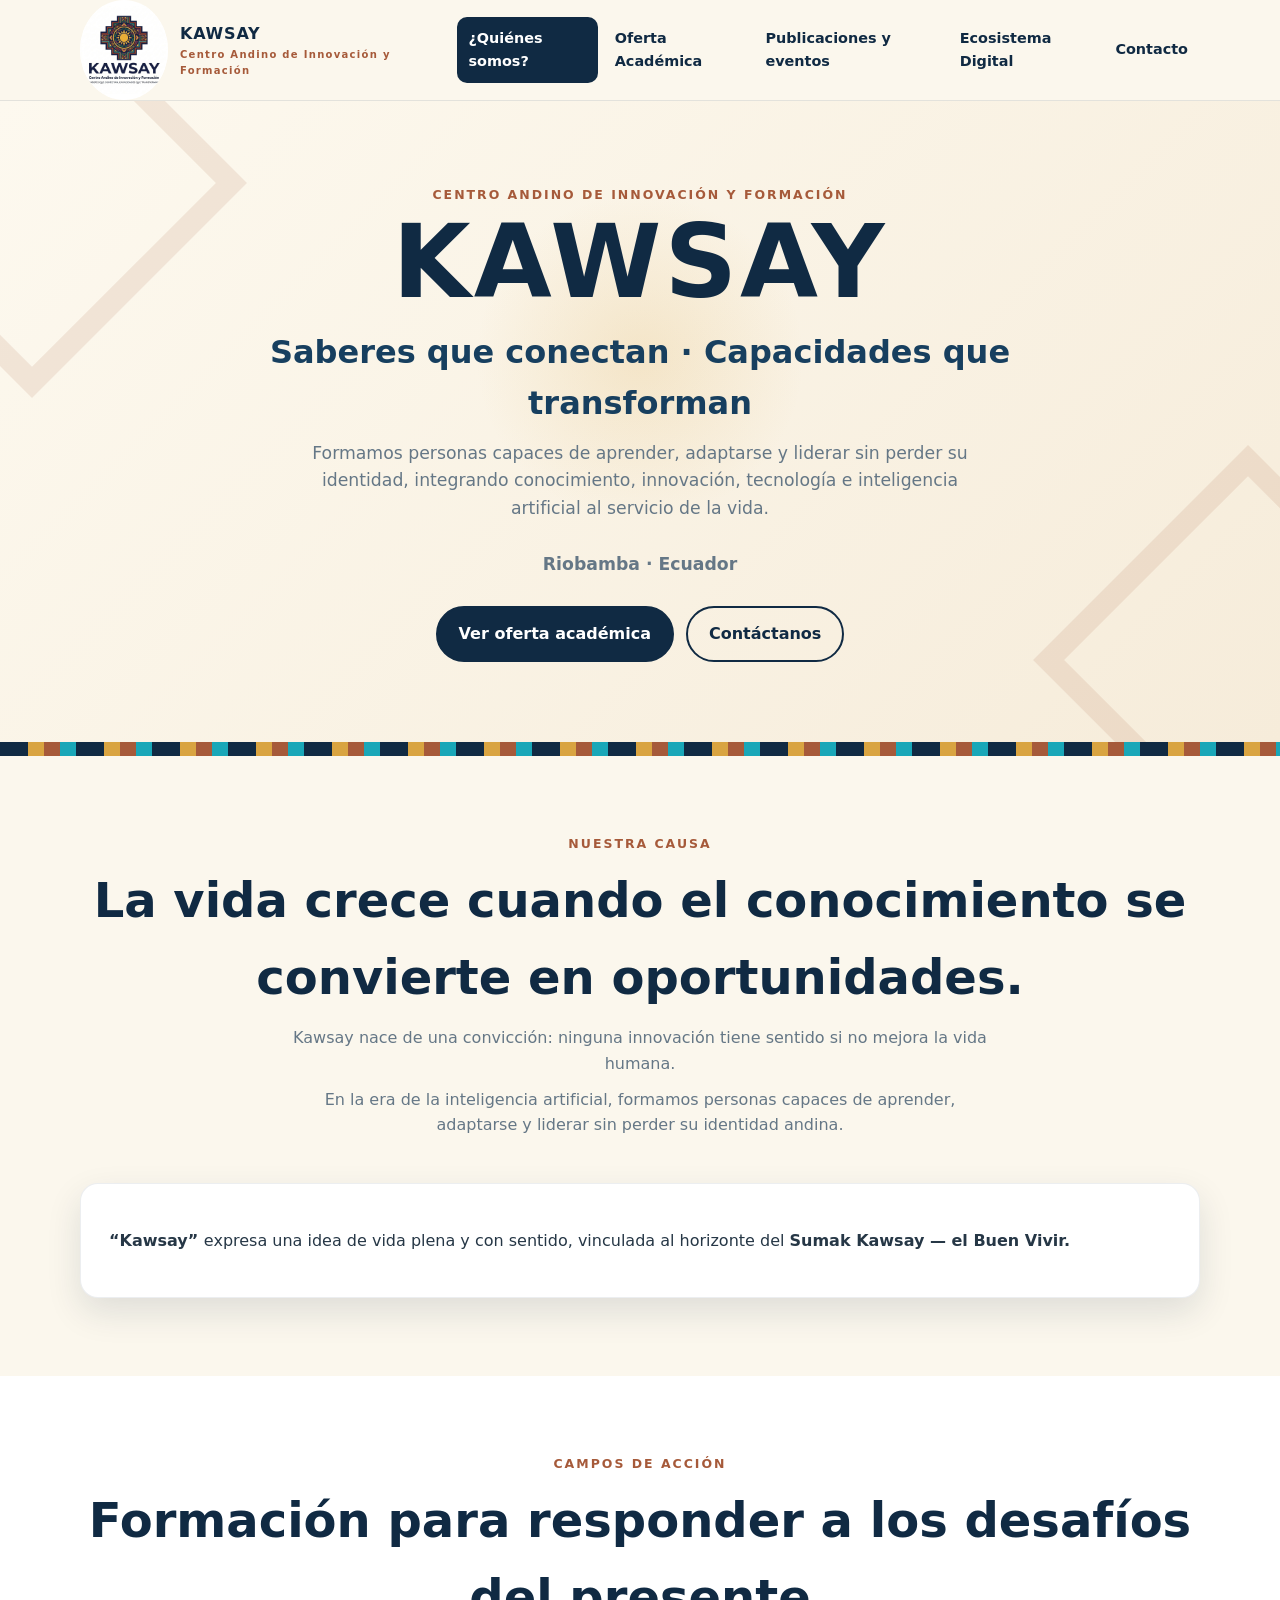
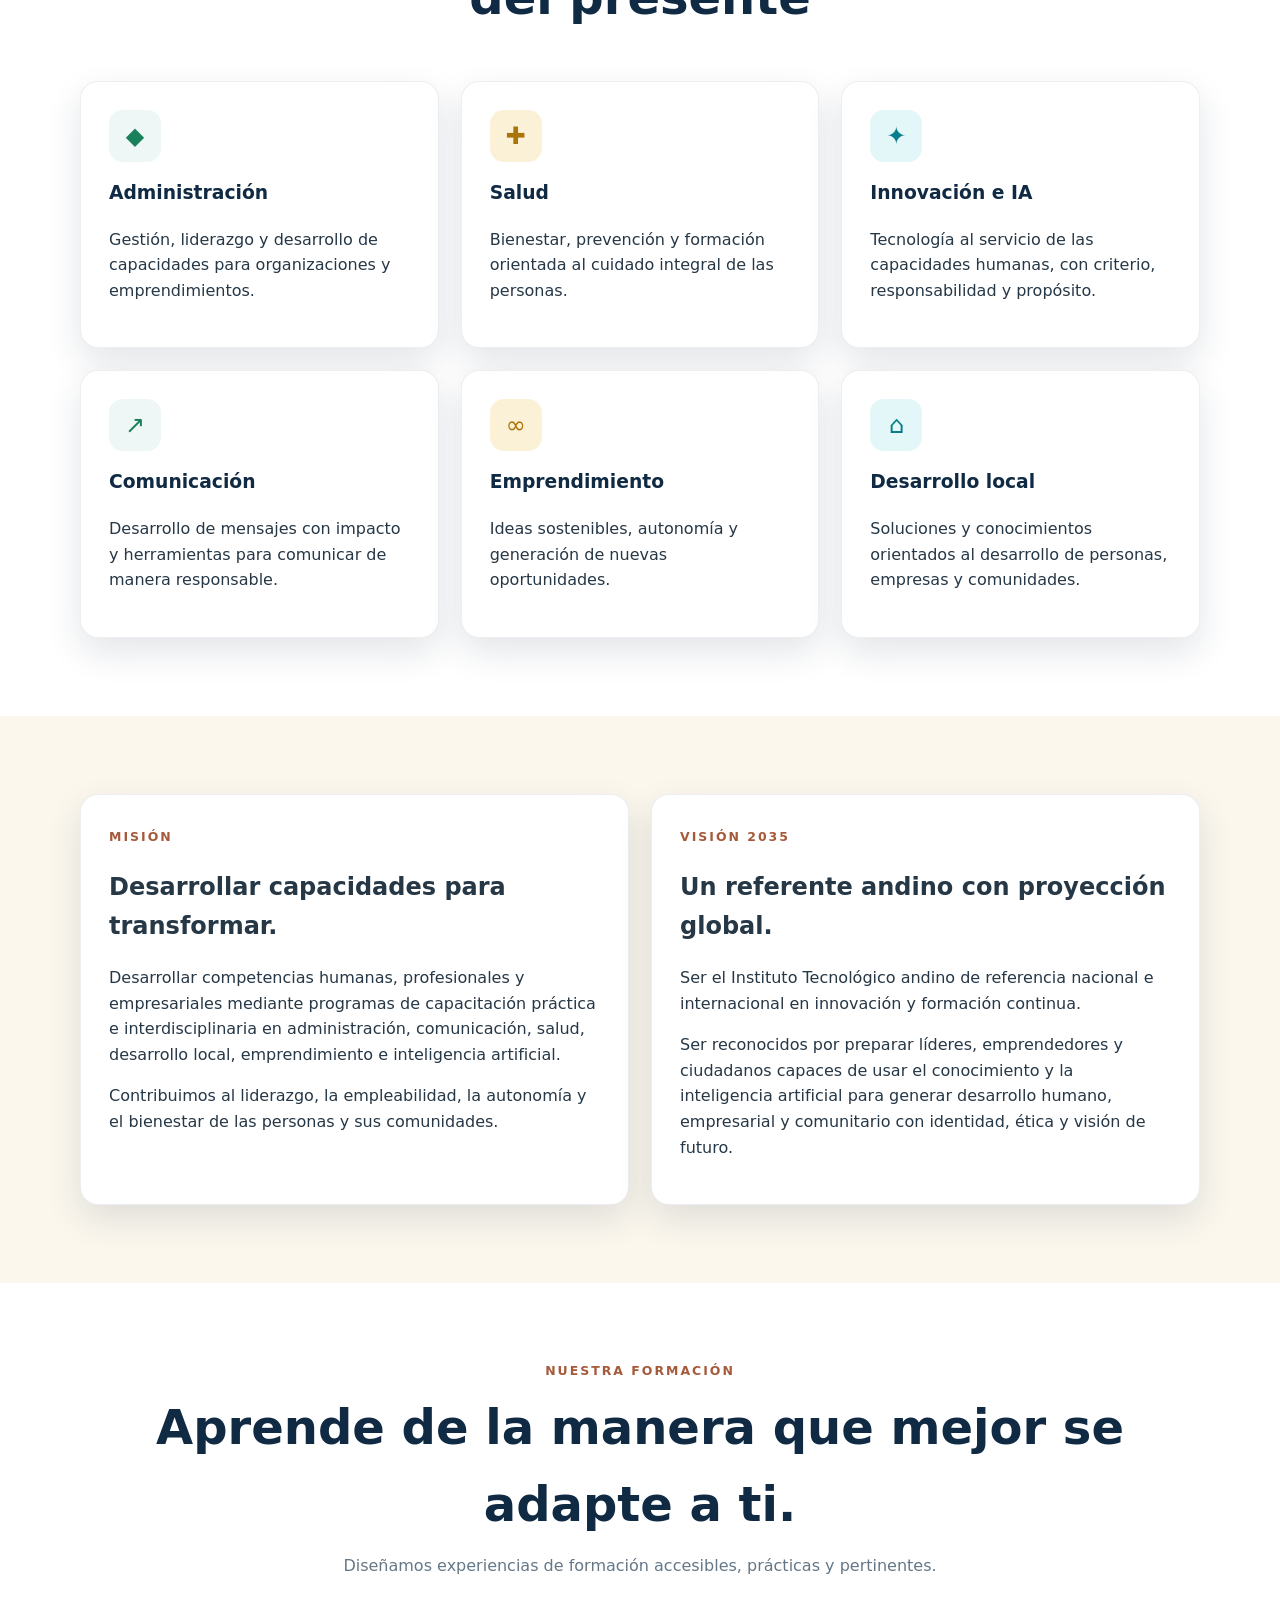
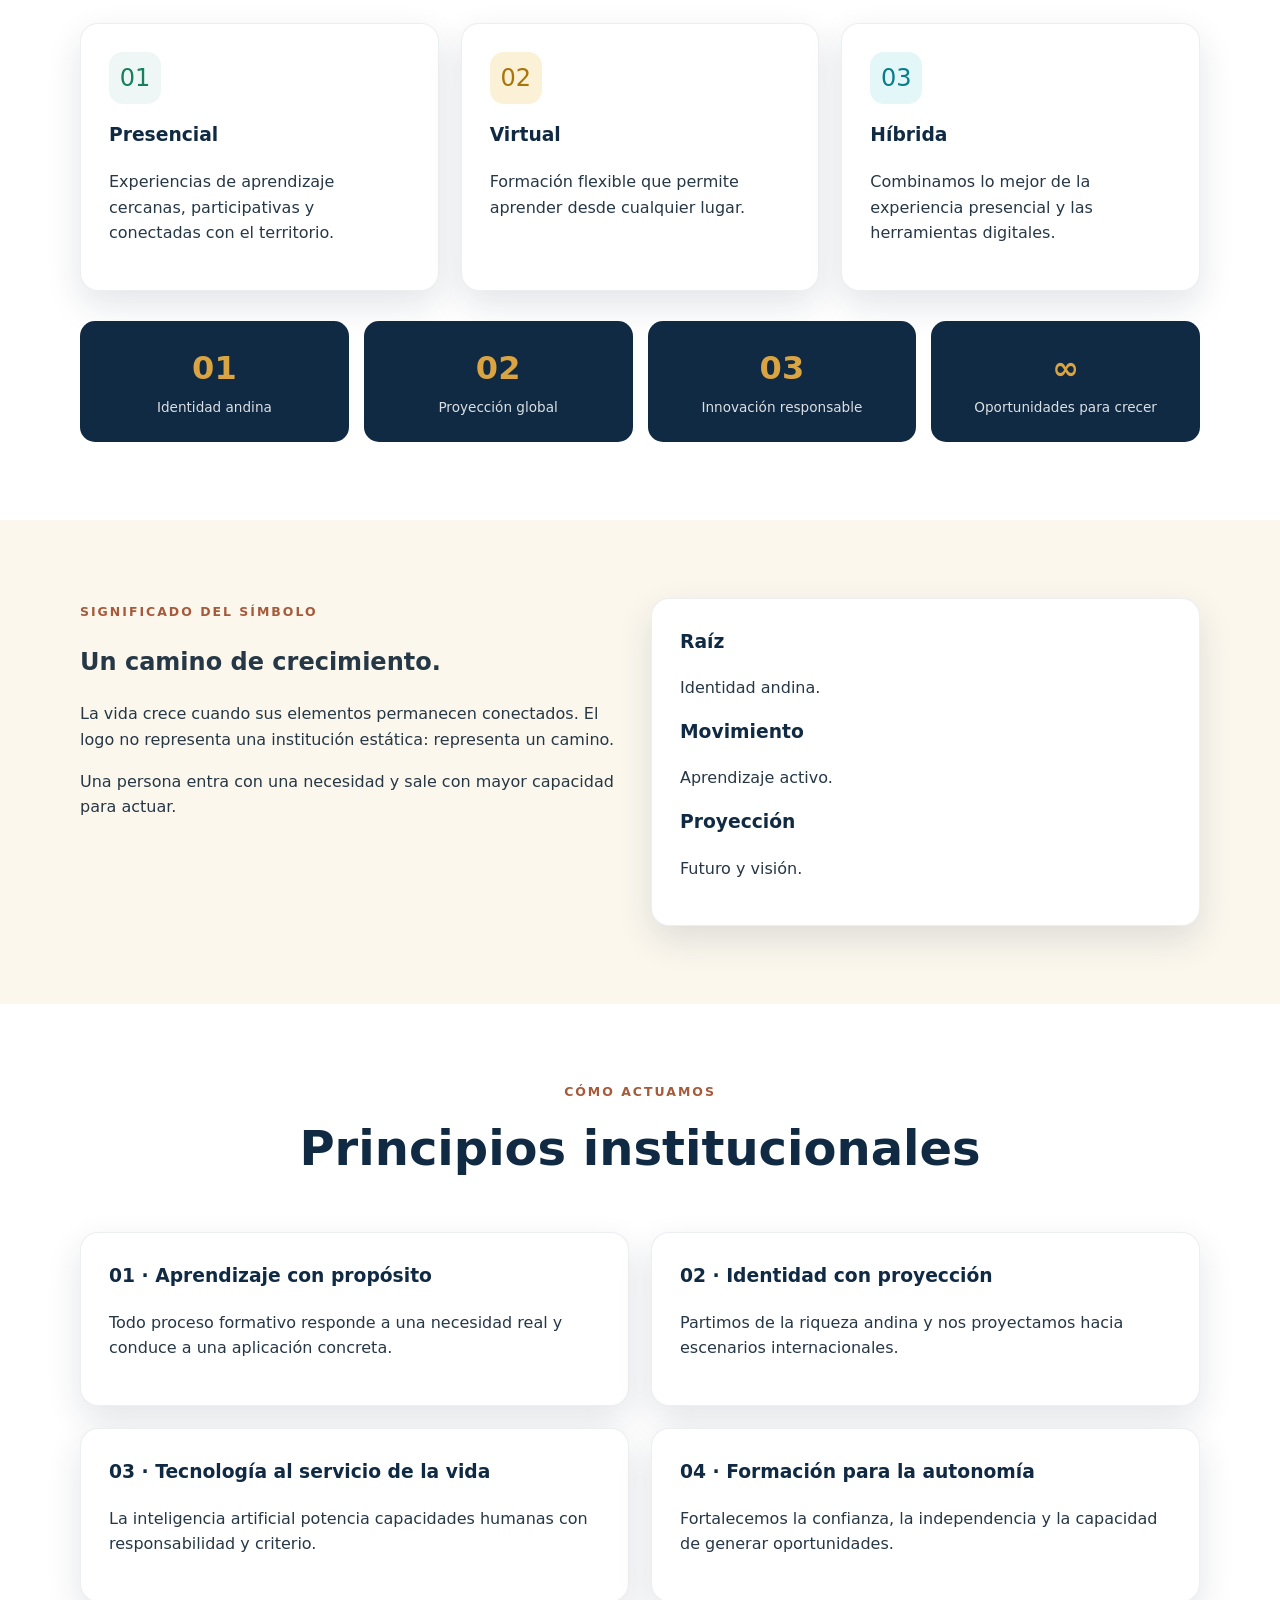
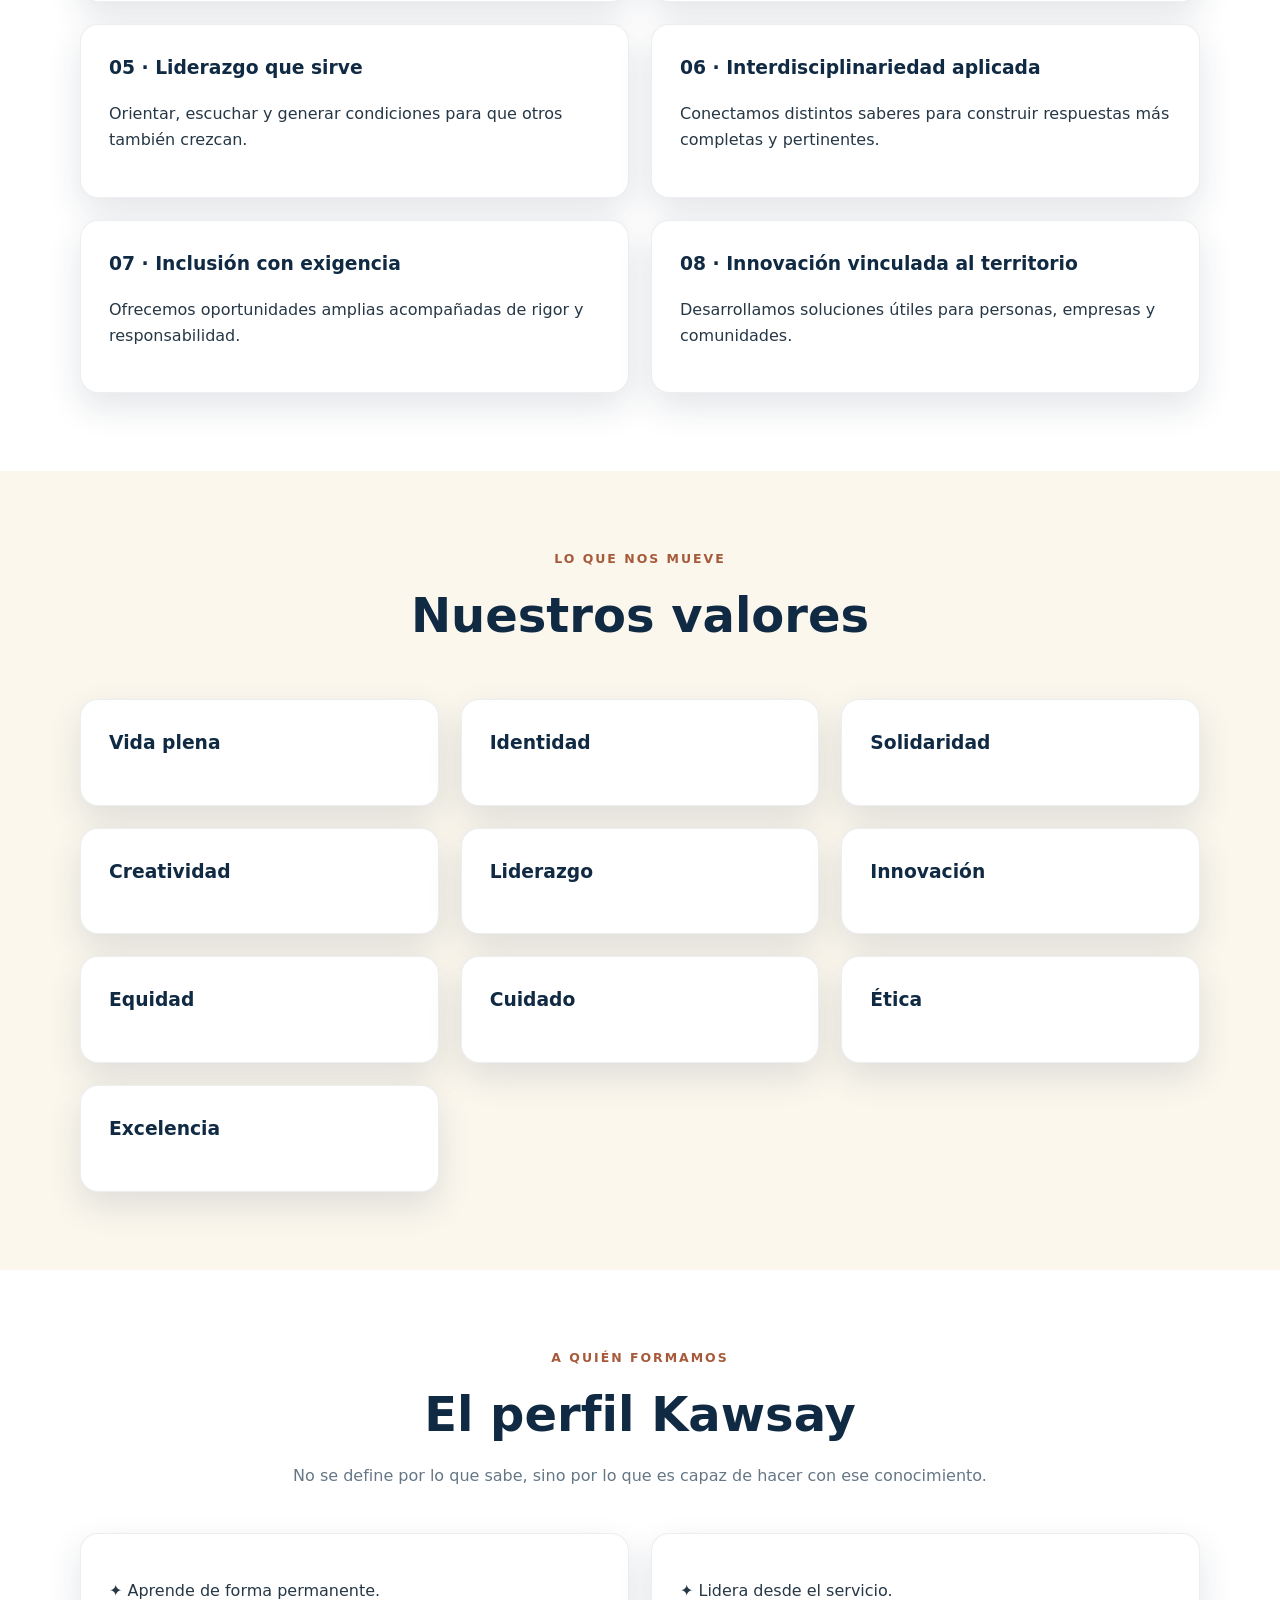
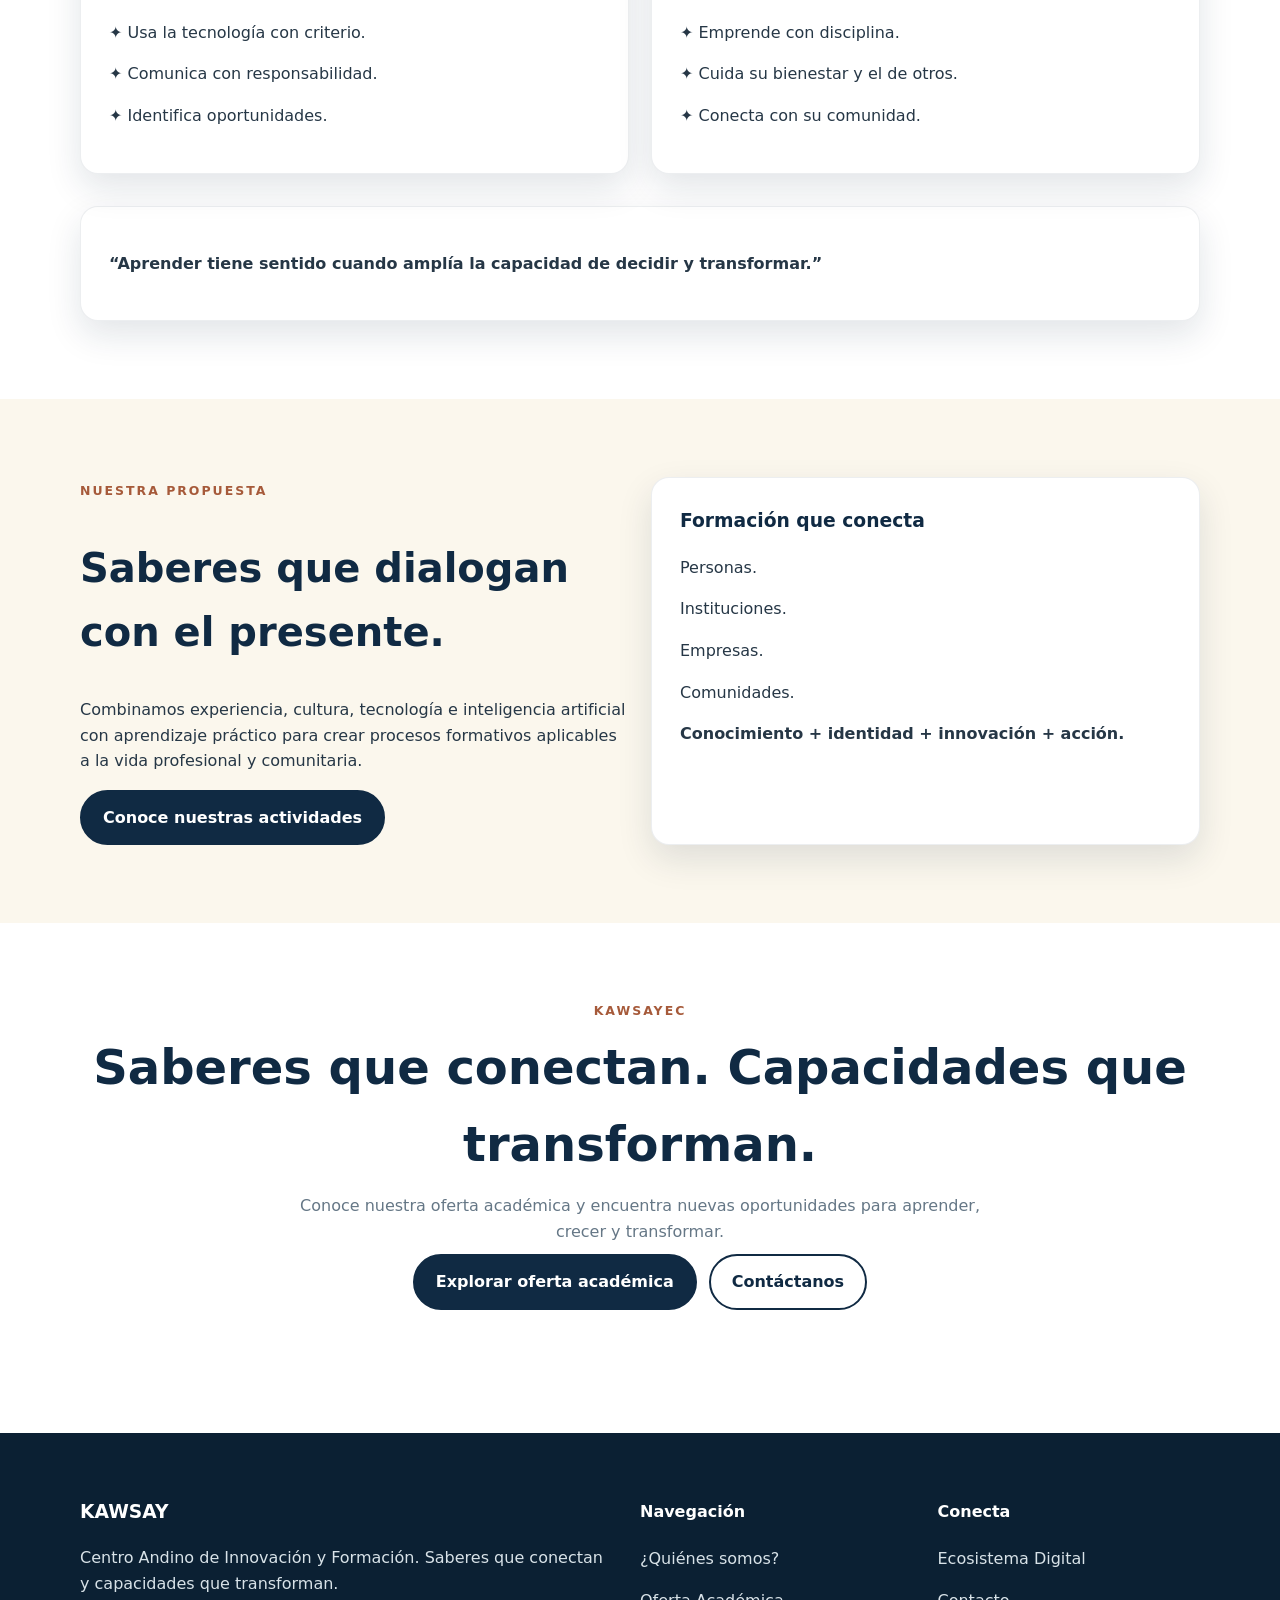
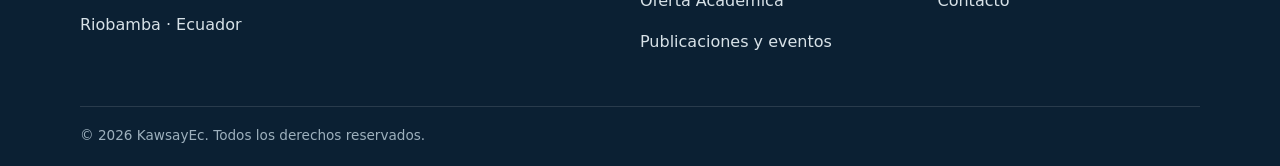
<file: index.html>
<!doctype html>
<html lang="es">
  <head>
    <meta charset="UTF-8" />
    <meta name="viewport" content="width=device-width, initial-scale=1.0" />

    <meta
      name="description"
      content="KawsayEc - Centro Andino de Innovación y Formación. Saberes que conectan, capacidades que transforman."
    />

    <title>¿Quiénes somos? | KawsayEc</title>

    <link rel="stylesheet" href="style.css" />
  </head>

  <body>
    <!-- ================= HEADER ================= -->

    <header>
      <nav class="navbar container">
        <a class="logo" href="index.html" aria-label="KawsayEc inicio">
          <span
            style="
              display: flex;
              align-items: center;
              justify-content: center;
              width: 100px;
              height: 100px;
              background: white;
              border-radius: 50%;
              overflow: hidden;
            "
          >
            <img
              src="kawsay logo.jpg"
              alt="Logo KawsayEc"
              width="90"
              style="display: block; object-fit: contain"
            />
          </span>

          <span>
            KAWSAY
            <small>Centro Andino de Innovación y Formación</small>
          </span>
        </a>

        <button class="menu-btn" aria-label="Abrir menú" aria-expanded="false">
          ☰
        </button>

        <ul class="nav-links">
          <li>
            <a href="index.html">¿Quiénes somos?</a>
          </li>

          <li>
            <a href="oferta-academica.html">Oferta Académica</a>
          </li>

          <li>
            <a href="publicaciones-eventos.html"> Publicaciones y eventos </a>
          </li>

          <li>
            <a href="ecosistema-digital.html"> Ecosistema Digital </a>
          </li>

          <li>
            <a href="contactos.html">Contacto</a>
          </li>
        </ul>
      </nav>
    </header>

    <!-- ================= HERO ================= -->

    <section class="hero">
      <div class="hero-content container reveal">
        <span class="eyebrow"> Centro Andino de Innovación y Formación </span>

        <h1>KAWSAY</h1>

        <h2>Saberes que conectan · Capacidades que transforman</h2>

        <p>
          Formamos personas capaces de aprender, adaptarse y liderar sin perder
          su identidad, integrando conocimiento, innovación, tecnología e
          inteligencia artificial al servicio de la vida.
        </p>

        <p>
          <strong>Riobamba · Ecuador</strong>
        </p>

        <div class="btns">
          <a class="btn btn-primary" href="oferta-academica.html">
            Ver oferta académica
          </a>

          <a class="btn btn-outline" href="contactos.html"> Contáctanos </a>
        </div>
      </div>
    </section>

    <div class="pattern"></div>

    <!-- ================= NUESTRA CAUSA ================= -->

    <section class="section">
      <div class="container">
        <div class="section-title reveal">
          <span class="eyebrow"> Nuestra causa </span>

          <h2>
            La vida crece cuando el conocimiento se convierte en oportunidades.
          </h2>

          <p>
            Kawsay nace de una convicción: ninguna innovación tiene sentido si
            no mejora la vida humana.
          </p>

          <p>
            En la era de la inteligencia artificial, formamos personas capaces
            de aprender, adaptarse y liderar sin perder su identidad andina.
          </p>
        </div>

        <div class="card reveal">
          <p>
            <strong> “Kawsay” </strong>
            expresa una idea de vida plena y con sentido, vinculada al horizonte
            del
            <strong>Sumak Kawsay — el Buen Vivir.</strong>
          </p>
        </div>
      </div>
    </section>

    <!-- ================= CAMPOS DE ACCIÓN ================= -->

    <section class="section alt">
      <div class="container">
        <div class="section-title reveal">
          <span class="eyebrow"> Campos de acción </span>

          <h2>Formación para responder a los desafíos del presente</h2>
        </div>

        <div class="grid grid-3">
          <article class="card reveal">
            <div class="icon">◆</div>

            <h3>Administración</h3>

            <p>
              Gestión, liderazgo y desarrollo de capacidades para organizaciones
              y emprendimientos.
            </p>
          </article>

          <article class="card gold reveal">
            <div class="icon">✚</div>

            <h3>Salud</h3>

            <p>
              Bienestar, prevención y formación orientada al cuidado integral de
              las personas.
            </p>
          </article>

          <article class="card cyan reveal">
            <div class="icon">✦</div>

            <h3>Innovación e IA</h3>

            <p>
              Tecnología al servicio de las capacidades humanas, con criterio,
              responsabilidad y propósito.
            </p>
          </article>

          <article class="card reveal">
            <div class="icon">↗</div>

            <h3>Comunicación</h3>

            <p>
              Desarrollo de mensajes con impacto y herramientas para comunicar
              de manera responsable.
            </p>
          </article>

          <article class="card gold reveal">
            <div class="icon">∞</div>

            <h3>Emprendimiento</h3>

            <p>
              Ideas sostenibles, autonomía y generación de nuevas oportunidades.
            </p>
          </article>

          <article class="card cyan reveal">
            <div class="icon">⌂</div>

            <h3>Desarrollo local</h3>

            <p>
              Soluciones y conocimientos orientados al desarrollo de personas,
              empresas y comunidades.
            </p>
          </article>
        </div>
      </div>
    </section>

    <!-- ================= MISIÓN Y VISIÓN ================= -->

    <section class="section">
      <div class="container grid grid-2">
        <div class="card reveal">
          <span class="eyebrow"> Misión </span>

          <h2>Desarrollar capacidades para transformar.</h2>

          <p>
            Desarrollar competencias humanas, profesionales y empresariales
            mediante programas de capacitación práctica e interdisciplinaria en
            administración, comunicación, salud, desarrollo local,
            emprendimiento e inteligencia artificial.
          </p>

          <p>
            Contribuimos al liderazgo, la empleabilidad, la autonomía y el
            bienestar de las personas y sus comunidades.
          </p>
        </div>

        <div class="card gold reveal">
          <span class="eyebrow"> Visión 2035 </span>

          <h2>Un referente andino con proyección global.</h2>

          <p>
            Ser el Instituto Tecnológico andino de referencia nacional e
            internacional en innovación y formación continua.
          </p>

          <p>
            Ser reconocidos por preparar líderes, emprendedores y ciudadanos
            capaces de usar el conocimiento y la inteligencia artificial para
            generar desarrollo humano, empresarial y comunitario con identidad,
            ética y visión de futuro.
          </p>
        </div>
      </div>
    </section>

    <!-- ================= MODALIDADES ================= -->

    <section class="section alt">
      <div class="container">
        <div class="section-title reveal">
          <span class="eyebrow"> Nuestra formación </span>

          <h2>Aprende de la manera que mejor se adapte a ti.</h2>

          <p>
            Diseñamos experiencias de formación accesibles, prácticas y
            pertinentes.
          </p>
        </div>

        <div class="grid grid-3">
          <article class="card reveal">
            <div class="icon">01</div>

            <h3>Presencial</h3>

            <p>
              Experiencias de aprendizaje cercanas, participativas y conectadas
              con el territorio.
            </p>
          </article>

          <article class="card gold reveal">
            <div class="icon">02</div>

            <h3>Virtual</h3>

            <p>
              Formación flexible que permite aprender desde cualquier lugar.
            </p>
          </article>

          <article class="card cyan reveal">
            <div class="icon">03</div>

            <h3>Híbrida</h3>

            <p>
              Combinamos lo mejor de la experiencia presencial y las
              herramientas digitales.
            </p>
          </article>
        </div>

        <div class="stats">
          <div class="stat">
            <strong>01</strong>
            <span>Identidad andina</span>
          </div>

          <div class="stat">
            <strong>02</strong>
            <span>Proyección global</span>
          </div>

          <div class="stat">
            <strong>03</strong>
            <span>Innovación responsable</span>
          </div>

          <div class="stat">
            <strong>∞</strong>
            <span>Oportunidades para crecer</span>
          </div>
        </div>
      </div>
    </section>

    <!-- ================= SIGNIFICADO DEL SÍMBOLO ================= -->

    <section class="section">
      <div class="container grid grid-2">
        <div class="reveal">
          <span class="eyebrow"> Significado del símbolo </span>

          <h2>Un camino de crecimiento.</h2>

          <p>
            La vida crece cuando sus elementos permanecen conectados. El logo no
            representa una institución estática: representa un camino.
          </p>

          <p>
            Una persona entra con una necesidad y sale con mayor capacidad para
            actuar.
          </p>
        </div>

        <div class="card reveal">
          <h3>Raíz</h3>

          <p>Identidad andina.</p>

          <h3>Movimiento</h3>

          <p>Aprendizaje activo.</p>

          <h3>Proyección</h3>

          <p>Futuro y visión.</p>
        </div>
      </div>
    </section>

    <!-- ================= PRINCIPIOS ================= -->

    <section class="section alt">
      <div class="container">
        <div class="section-title reveal">
          <span class="eyebrow"> Cómo actuamos </span>

          <h2>Principios institucionales</h2>
        </div>

        <div class="grid grid-2">
          <article class="card reveal">
            <h3>01 · Aprendizaje con propósito</h3>
            <p>
              Todo proceso formativo responde a una necesidad real y conduce a
              una aplicación concreta.
            </p>
          </article>

          <article class="card reveal">
            <h3>02 · Identidad con proyección</h3>
            <p>
              Partimos de la riqueza andina y nos proyectamos hacia escenarios
              internacionales.
            </p>
          </article>

          <article class="card reveal">
            <h3>03 · Tecnología al servicio de la vida</h3>
            <p>
              La inteligencia artificial potencia capacidades humanas con
              responsabilidad y criterio.
            </p>
          </article>

          <article class="card reveal">
            <h3>04 · Formación para la autonomía</h3>
            <p>
              Fortalecemos la confianza, la independencia y la capacidad de
              generar oportunidades.
            </p>
          </article>

          <article class="card reveal">
            <h3>05 · Liderazgo que sirve</h3>
            <p>
              Orientar, escuchar y generar condiciones para que otros también
              crezcan.
            </p>
          </article>

          <article class="card reveal">
            <h3>06 · Interdisciplinariedad aplicada</h3>
            <p>
              Conectamos distintos saberes para construir respuestas más
              completas y pertinentes.
            </p>
          </article>

          <article class="card reveal">
            <h3>07 · Inclusión con exigencia</h3>
            <p>
              Ofrecemos oportunidades amplias acompañadas de rigor y
              responsabilidad.
            </p>
          </article>

          <article class="card reveal">
            <h3>08 · Innovación vinculada al territorio</h3>
            <p>
              Desarrollamos soluciones útiles para personas, empresas y
              comunidades.
            </p>
          </article>
        </div>
      </div>
    </section>

    <!-- ================= VALORES ================= -->

    <section class="section">
      <div class="container">
        <div class="section-title reveal">
          <span class="eyebrow"> Lo que nos mueve </span>

          <h2>Nuestros valores</h2>
        </div>

        <div class="grid grid-3">
          <article class="card reveal">
            <h3>Vida plena</h3>
          </article>

          <article class="card gold reveal">
            <h3>Identidad</h3>
          </article>

          <article class="card cyan reveal">
            <h3>Solidaridad</h3>
          </article>

          <article class="card reveal">
            <h3>Creatividad</h3>
          </article>

          <article class="card gold reveal">
            <h3>Liderazgo</h3>
          </article>

          <article class="card cyan reveal">
            <h3>Innovación</h3>
          </article>

          <article class="card reveal">
            <h3>Equidad</h3>
          </article>

          <article class="card gold reveal">
            <h3>Cuidado</h3>
          </article>

          <article class="card cyan reveal">
            <h3>Ética</h3>
          </article>

          <article class="card reveal">
            <h3>Excelencia</h3>
          </article>
        </div>
      </div>
    </section>

    <!-- ================= PERFIL KAWSAY ================= -->

    <section class="section alt">
      <div class="container">
        <div class="section-title reveal">
          <span class="eyebrow"> A quién formamos </span>

          <h2>El perfil Kawsay</h2>

          <p>
            No se define por lo que sabe, sino por lo que es capaz de hacer con
            ese conocimiento.
          </p>
        </div>

        <div class="grid grid-2">
          <div class="card reveal">
            <p>✦ Aprende de forma permanente.</p>

            <p>✦ Usa la tecnología con criterio.</p>

            <p>✦ Comunica con responsabilidad.</p>

            <p>✦ Identifica oportunidades.</p>
          </div>

          <div class="card gold reveal">
            <p>✦ Lidera desde el servicio.</p>

            <p>✦ Emprende con disciplina.</p>

            <p>✦ Cuida su bienestar y el de otros.</p>

            <p>✦ Conecta con su comunidad.</p>
          </div>
        </div>

        <div class="card cyan reveal" style="margin-top: 2rem">
          <p>
            <strong>
              “Aprender tiene sentido cuando amplía la capacidad de decidir y
              transformar.”
            </strong>
          </p>
        </div>
      </div>
    </section>

    <!-- ================= PROPUESTA ================= -->

    <section class="section">
      <div class="container grid grid-2">
        <div class="reveal">
          <span class="eyebrow"> Nuestra propuesta </span>

          <h2 style="color: var(--navy); font-size: 2.5rem">
            Saberes que dialogan con el presente.
          </h2>

          <p>
            Combinamos experiencia, cultura, tecnología e inteligencia
            artificial con aprendizaje práctico para crear procesos formativos
            aplicables a la vida profesional y comunitaria.
          </p>

          <a class="btn btn-primary" href="publicaciones-eventos.html">
            Conoce nuestras actividades
          </a>
        </div>

        <div class="card reveal">
          <h3>Formación que conecta</h3>

          <p>Personas.</p>

          <p>Instituciones.</p>

          <p>Empresas.</p>

          <p>Comunidades.</p>

          <p>
            <strong> Conocimiento + identidad + innovación + acción. </strong>
          </p>
        </div>
      </div>
    </section>

    <!-- ================= CTA ================= -->

    <section class="section alt">
      <div class="container">
        <div class="section-title reveal">
          <span class="eyebrow"> KawsayEc </span>

          <h2>Saberes que conectan. Capacidades que transforman.</h2>

          <p>
            Conoce nuestra oferta académica y encuentra nuevas oportunidades
            para aprender, crecer y transformar.
          </p>

          <div class="btns">
            <a class="btn btn-primary" href="oferta-academica.html">
              Explorar oferta académica
            </a>

            <a class="btn btn-outline" href="contactos.html"> Contáctanos </a>
          </div>
        </div>
      </div>
    </section>

    <!-- ================= FOOTER ================= -->

    <footer>
      <div class="container footer-grid">
        <div>
          <h3>KAWSAY</h3>

          <p>
            Centro Andino de Innovación y Formación. Saberes que conectan y
            capacidades que transforman.
          </p>

          <p>Riobamba · Ecuador</p>
        </div>

        <div>
          <h4>Navegación</h4>

          <p>
            <a href="index.html"> ¿Quiénes somos? </a>
          </p>

          <p>
            <a href="oferta-academica.html"> Oferta Académica </a>
          </p>

          <p>
            <a href="publicaciones-eventos.html"> Publicaciones y eventos </a>
          </p>
        </div>

        <div>
          <h4>Conecta</h4>

          <p>
            <a href="ecosistema-digital.html"> Ecosistema Digital </a>
          </p>

          <p>
            <a href="contactos.html"> Contacto </a>
          </p>
        </div>
      </div>

      <div class="container copyright">
        © <span id="year"></span>
        KawsayEc. Todos los derechos reservados.
      </div>
    </footer>

    <script src="js.js"></script>
  </body>
</html>
</file>
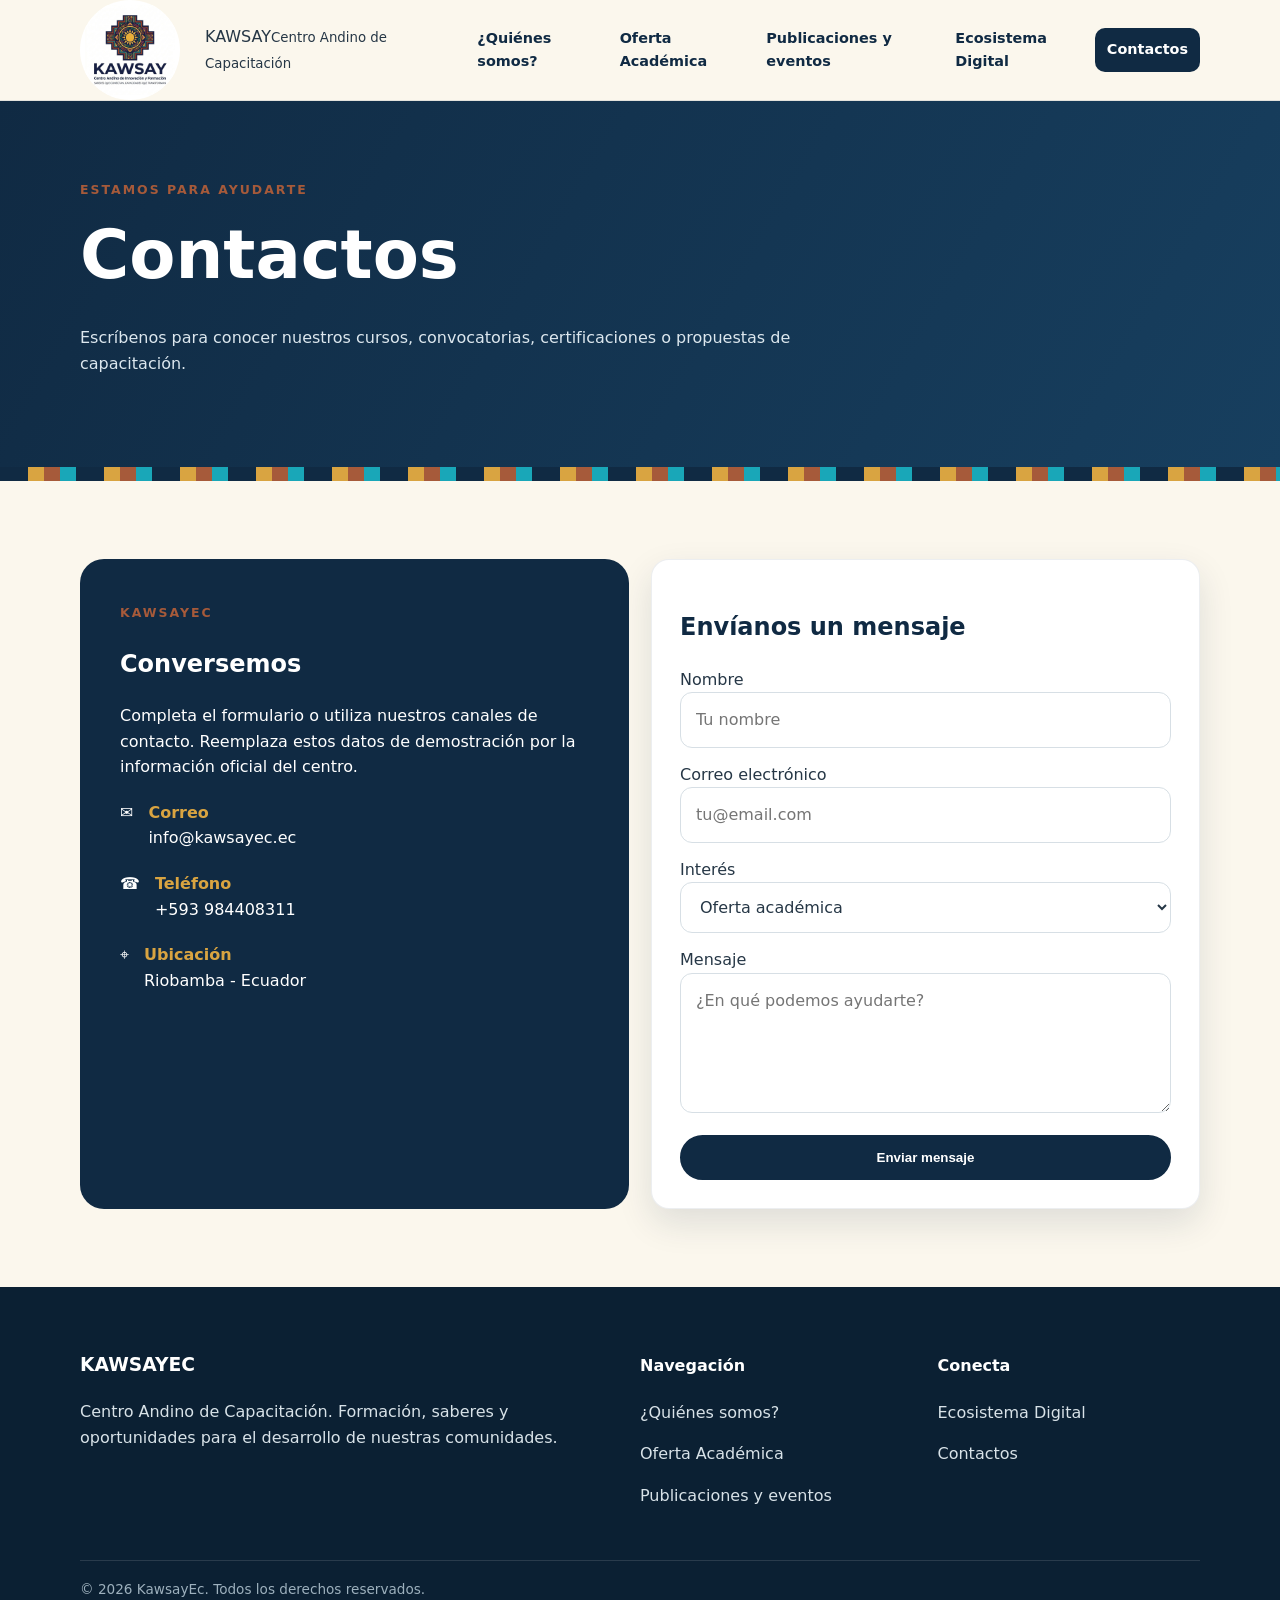
<file: contactos.html>
<!doctype html>
<html lang="es">
  <head>
    <meta charset="UTF-8" />
    <meta name="viewport" content="width=device-width, initial-scale=1.0" />
    <meta
      name="description"
      content="KawsayEc - Centro Andino de Capacitación"
    />
    <title>Contactos | KawsayEc</title>
    <link rel="stylesheet" href="style.css" />
  </head>
  <body>
    <header>
      <nav class="navbar container">
           <a class="logo" href="index.html" aria-label="KawsayEc inicio">
    <span style="display:flex; align-items:center; justify-content:center;
                 width:100px; height:100px;
                 background:white; border-radius:50%;
                 overflow:hidden;">
        <img src="kawsay logo.jpg"
             alt="Logo KawsayEc"
             width="90"
             style="display:block; object-fit:contain;">
    </span>
</a>
          <span>KAWSAY<small>Centro Andino de Capacitación</small></span>
        </a>
        <button class="menu-btn" aria-label="Abrir menú" aria-expanded="false">
          ☰
        </button>
        <ul class="nav-links">
          <li><a href="index.html">¿Quiénes somos?</a></li>
          <li><a href="oferta-academica.html">Oferta Académica</a></li>
          <li>
            <a href="publicaciones-eventos.html">Publicaciones y eventos</a>
          </li>
          <li><a href="ecosistema-digital.html">Ecosistema Digital</a></li>
          <li><a href="contactos.html">Contactos</a></li>
        </ul>
      </nav>
    </header>

    <section class="page-hero">
      <div class="container">
        <span class="eyebrow">Estamos para ayudarte</span>
        <h1>Contactos</h1>
        <p>
          Escríbenos para conocer nuestros cursos, convocatorias,
          certificaciones o propuestas de capacitación.
        </p>
      </div>
    </section>
    <div class="pattern"></div>

    <section class="section">
      <div class="container grid grid-2">
        <div class="contact-box reveal">
          <span class="eyebrow">KawsayEc</span>
          <h2>Conversemos</h2>
          <p>
            Completa el formulario o utiliza nuestros canales de contacto.
            Reemplaza estos datos de demostración por la información oficial del
            centro.
          </p>
          <div class="contact-item">
            <div>✉</div>
            <div><b>Correo</b>info@kawsayec.ec</div>
          </div>
          <div class="contact-item">
            <div>☎</div>
            <div><b>Teléfono</b>+593 984408311</div>
          </div>
          <div class="contact-item">
            <div>⌖</div>
            <div><b>Ubicación</b>Riobamba - Ecuador</div>
          </div>
        </div>

        <div class="card reveal">
          <h2 style="color: var(--navy)">Envíanos un mensaje</h2>
          <form id="contactForm">
            <label
              >Nombre<input required name="name" placeholder="Tu nombre"
            /></label>
            <label
              >Correo electrónico<input
                required
                type="email"
                name="email"
                placeholder="tu@email.com"
            /></label>
            <label
              >Interés
              <select name="interest">
                <option>Oferta académica</option>
                <option>Certificación</option>
                <option>Eventos</option>
                <option>Capacitación institucional</option>
                <option>Otro</option>
              </select>
            </label>
            <label
              >Mensaje<textarea
                required
                name="message"
                placeholder="¿En qué podemos ayudarte?"
              ></textarea>
            </label>
            <button class="btn btn-primary" type="submit">
              Enviar mensaje
            </button>
            <p id="formStatus" hidden></p>
          </form>
        </div>
      </div>
    </section>

    <footer>
      <div class="container footer-grid">
        <div>
          <h3>KAWSAYEC</h3>
          <p>
            Centro Andino de Capacitación. Formación, saberes y oportunidades
            para el desarrollo de nuestras comunidades.
          </p>
        </div>
        <div>
          <h4>Navegación</h4>
          <p><a href="index.html">¿Quiénes somos?</a></p>
          <p><a href="oferta-academica.html">Oferta Académica</a></p>
          <p>
            <a href="publicaciones-eventos.html">Publicaciones y eventos</a>
          </p>
        </div>
        <div>
          <h4>Conecta</h4>
          <p><a href="ecosistema-digital.html">Ecosistema Digital</a></p>
          <p><a href="contactos.html">Contactos</a></p>
        </div>
      </div>
      <div class="container copyright">
        © <span id="year"></span> KawsayEc. Todos los derechos reservados.
      </div>
    </footer>

    <script src="js.js"></script>
  </body>
</html>
</file>
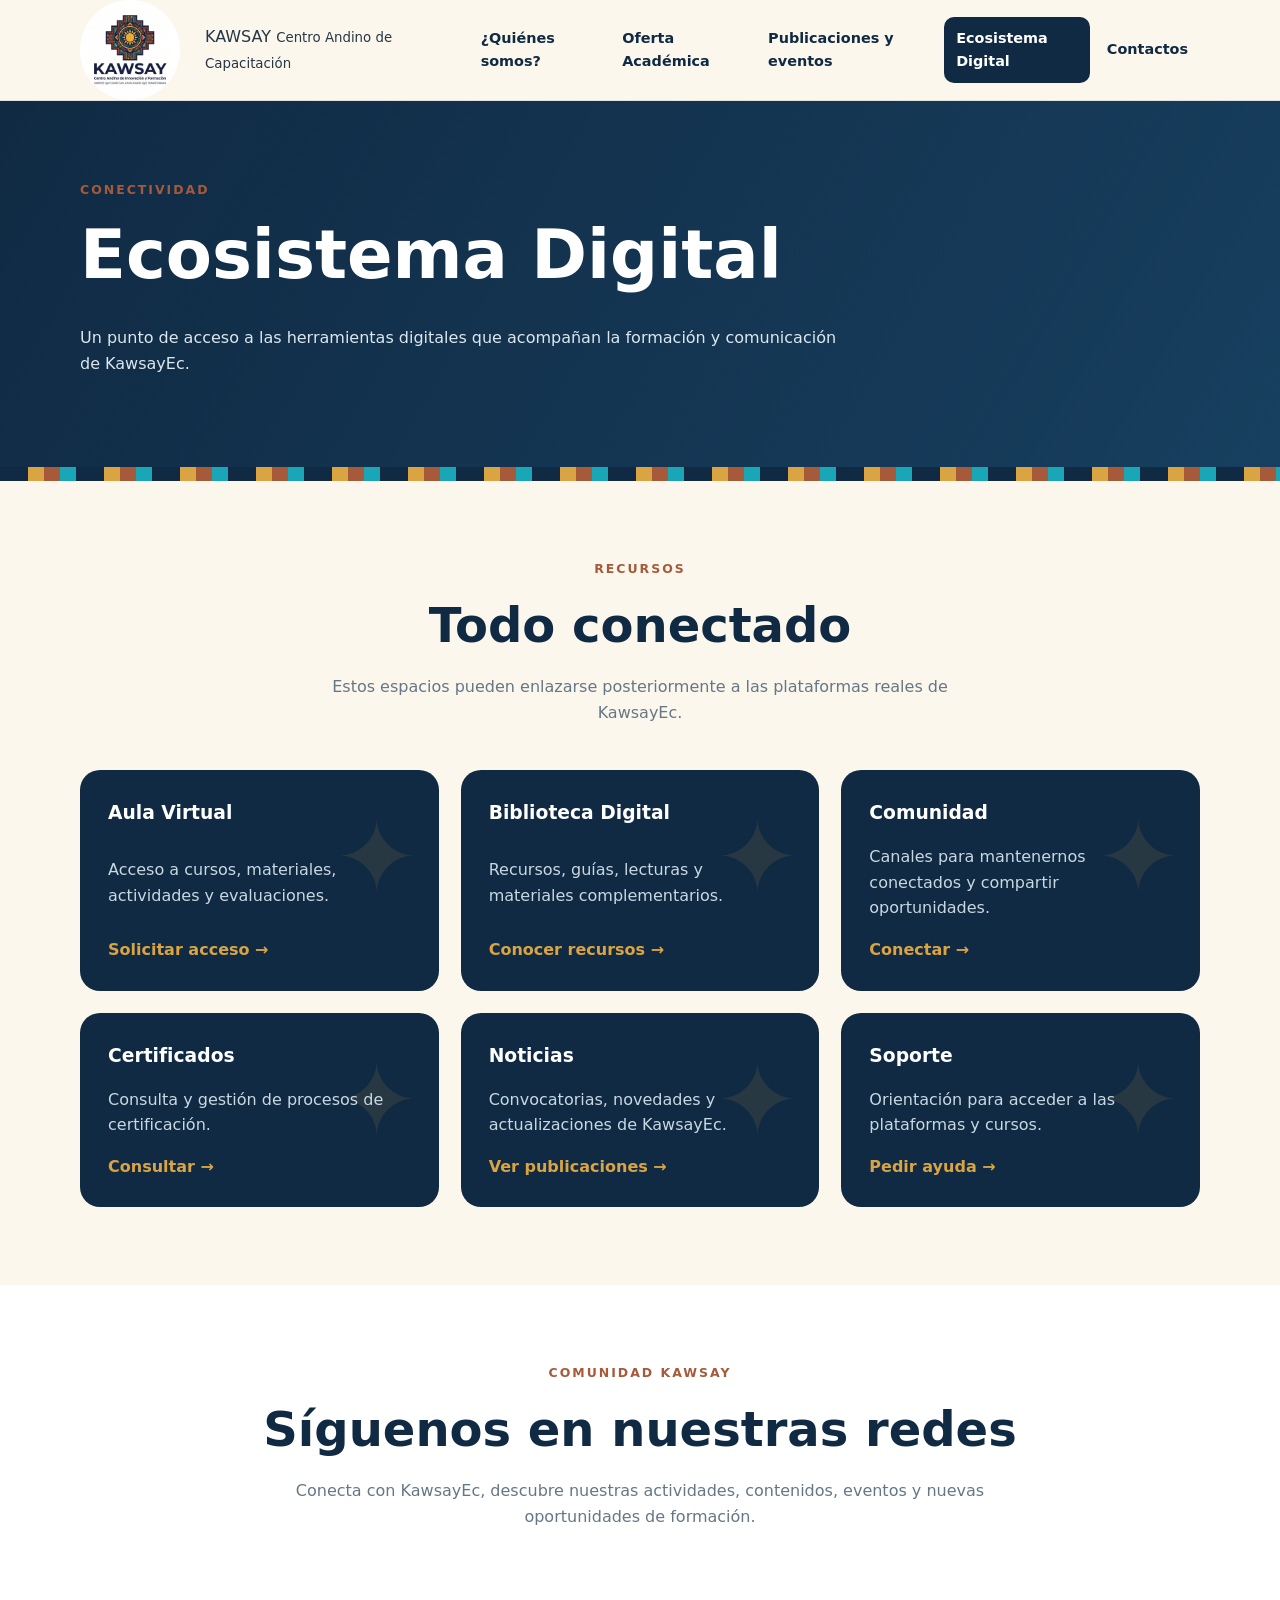
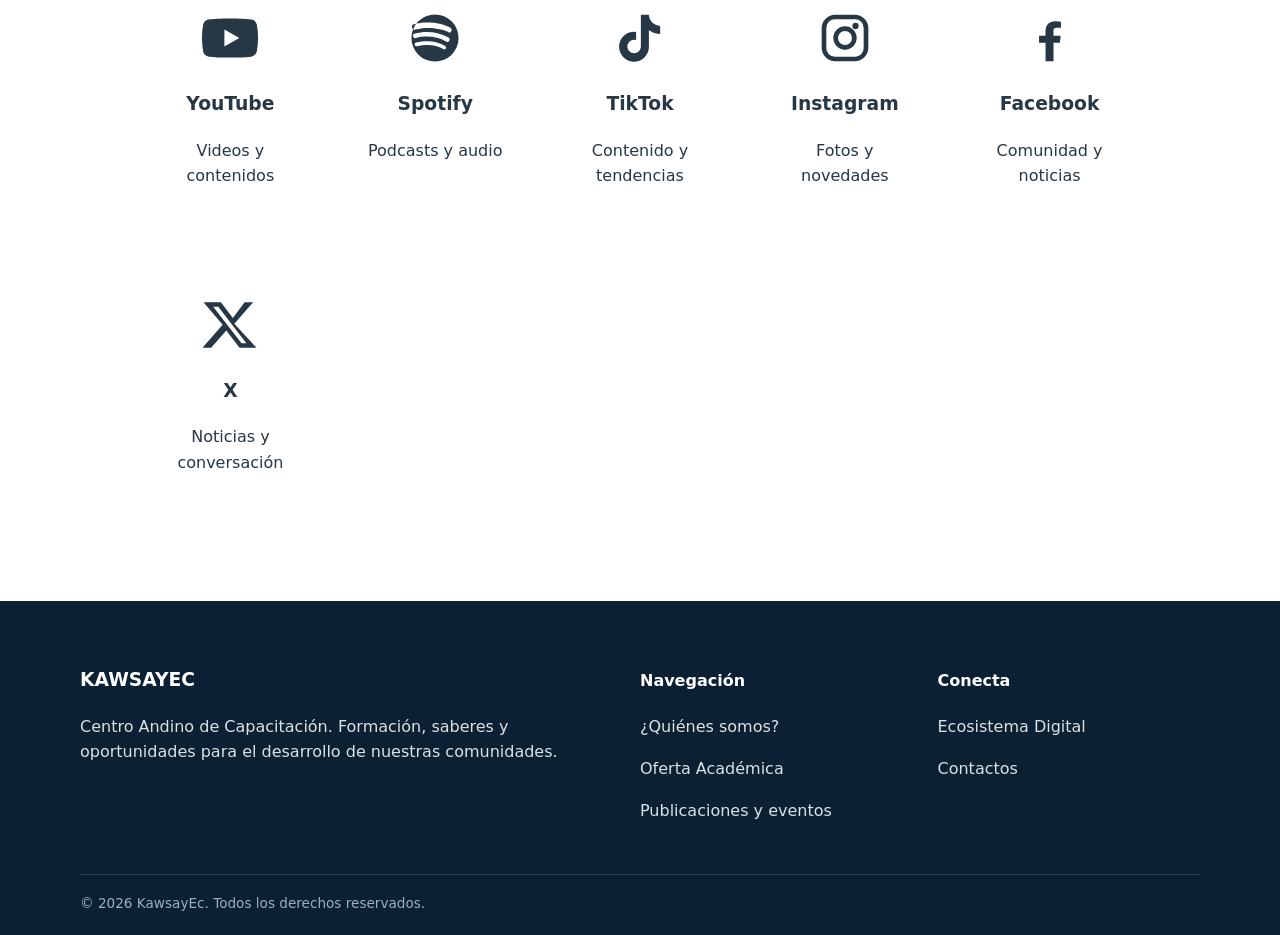
<file: ecosistema-digital.html>
<!doctype html>
<html lang="es">
  <head>
    <meta charset="UTF-8" />
    <meta name="viewport" content="width=device-width, initial-scale=1.0" />

    <meta
      name="description"
      content="KawsayEc - Centro Andino de Capacitación"
    />

    <title>Ecosistema Digital | KawsayEc</title>

    <link rel="stylesheet" href="style.css" />
  </head>

  <body>
    <!-- ================= HEADER ================= -->

    <header>
      <nav class="navbar container">
        <a class="logo" href="index.html" aria-label="KawsayEc inicio">
          <span
            style="
              display: flex;
              align-items: center;
              justify-content: center;
              width: 100px;
              height: 100px;
              background: white;
              border-radius: 50%;
              overflow: hidden;
            "
          >
            <img
              src="kawsay logo.jpg"
              alt="Logo KawsayEc"
              width="90"
              style="display: block; object-fit: contain"
            />
          </span>
        </a>

        <span>
          KAWSAY
          <small>Centro Andino de Capacitación</small>
        </span>

        <button class="menu-btn" aria-label="Abrir menú" aria-expanded="false">
          ☰
        </button>

        <ul class="nav-links">
          <li>
            <a href="index.html"> ¿Quiénes somos? </a>
          </li>

          <li>
            <a href="oferta-academica.html"> Oferta Académica </a>
          </li>

          <li>
            <a href="publicaciones-eventos.html"> Publicaciones y eventos </a>
          </li>

          <li>
            <a href="ecosistema-digital.html"> Ecosistema Digital </a>
          </li>

          <li>
            <a href="contactos.html"> Contactos </a>
          </li>
        </ul>
      </nav>
    </header>

    <!-- ================= HERO ================= -->

    <section class="page-hero">
      <div class="container">
        <span class="eyebrow"> Conectividad </span>

        <h1>Ecosistema Digital</h1>

        <p>
          Un punto de acceso a las herramientas digitales que acompañan la
          formación y comunicación de KawsayEc.
        </p>
      </div>
    </section>

    <div class="pattern"></div>

    <!-- ================= RECURSOS ================= -->

    <section class="section">
      <div class="container">
        <div class="section-title reveal">
          <span class="eyebrow"> Recursos </span>

          <h2>Todo conectado</h2>

          <p>
            Estos espacios pueden enlazarse posteriormente a las plataformas
            reales de KawsayEc.
          </p>
        </div>

        <div class="grid grid-3">
          <article class="digital reveal">
            <h3>Aula Virtual</h3>

            <p>Acceso a cursos, materiales, actividades y evaluaciones.</p>

            <a href="contactos.html"> Solicitar acceso → </a>
          </article>

          <article class="digital reveal">
            <h3>Biblioteca Digital</h3>

            <p>Recursos, guías, lecturas y materiales complementarios.</p>

            <a href="contactos.html"> Conocer recursos → </a>
          </article>

          <article class="digital reveal">
            <h3>Comunidad</h3>

            <p>
              Canales para mantenernos conectados y compartir oportunidades.
            </p>

            <a href="contactos.html"> Conectar → </a>
          </article>

          <article class="digital reveal">
            <h3>Certificados</h3>

            <p>Consulta y gestión de procesos de certificación.</p>

            <a href="contactos.html"> Consultar → </a>
          </article>

          <article class="digital reveal">
            <h3>Noticias</h3>

            <p>Convocatorias, novedades y actualizaciones de KawsayEc.</p>

            <a href="publicaciones-eventos.html"> Ver publicaciones → </a>
          </article>

          <article class="digital reveal">
            <h3>Soporte</h3>

            <p>Orientación para acceder a las plataformas y cursos.</p>

            <a href="contactos.html"> Pedir ayuda → </a>
          </article>
        </div>
      </div>
    </section>

    <!-- ================= REDES SOCIALES ================= -->

    <section class="section alt">
      <div class="container">
        <div class="section-title reveal">
          <span class="eyebrow"> Comunidad Kawsay </span>

          <h2>Síguenos en nuestras redes</h2>

          <p>
            Conecta con KawsayEc, descubre nuestras actividades, contenidos,
            eventos y nuevas oportunidades de formación.
          </p>
        </div>

        <div
          class="social-grid"
          style="
            display: grid;
            grid-template-columns: repeat(auto-fit, minmax(150px, 1fr));
            gap: 1.5rem;
            max-width: 1000px;
            margin: 0 auto;
          "
        >
          <!-- YOUTUBE -->

          <a
            href="#"
            class="social-card reveal"
            aria-label="KawsayEc en YouTube"
            style="
              text-decoration: none;
              color: inherit;
              text-align: center;
              padding: 2rem 1rem;
              border-radius: 16px;
              background: white;
              transition:
                transform 0.3s ease,
                box-shadow 0.3s ease;
            "
          >
            <div
              style="
                width: 64px;
                height: 64px;
                margin: 0 auto 1rem;
                display: flex;
                align-items: center;
                justify-content: center;
              "
            >
              <svg
                viewBox="0 0 24 24"
                width="56"
                height="56"
                fill="currentColor"
                aria-hidden="true"
              >
                <path
                  d="M23.5 6.2a3 3 0 0 0-2.1-2.1C19.5 3.6 12 3.6 12 3.6s-7.5 0-9.4.5A3 3 0 0 0 .5 6.2 31 31 0 0 0 0 12a31 31 0 0 0 .5 5.8 3 3 0 0 0 2.1 2.1c1.9.5 9.4.5 9.4.5s7.5 0 9.4-.5a3 3 0 0 0 2.1-2.1A31 31 0 0 0 24 12a31 31 0 0 0-.5-5.8ZM9.6 15.6V8.4l6.4 3.6-6.4 3.6Z"
                />
              </svg>
            </div>

            <h3>YouTube</h3>

            <p>Videos y contenidos</p>
          </a>

          <!-- SPOTIFY -->

          <a
            href="#"
            class="social-card reveal"
            aria-label="KawsayEc en Spotify"
            style="
              text-decoration: none;
              color: inherit;
              text-align: center;
              padding: 2rem 1rem;
              border-radius: 16px;
              background: white;
              transition:
                transform 0.3s ease,
                box-shadow 0.3s ease;
            "
          >
            <div
              style="
                width: 64px;
                height: 64px;
                margin: 0 auto 1rem;
                display: flex;
                align-items: center;
                justify-content: center;
              "
            >
              <svg
                viewBox="0 0 24 24"
                width="56"
                height="56"
                fill="currentColor"
                aria-hidden="true"
              >
                <path
                  d="M12 1.9A10.1 10.1 0 1 0 22.1 12 10.1 10.1 0 0 0 12 1.9Zm4.64 14.57a.8.8 0 0 1-1.1.27c-3.02-1.85-6.83-2.27-11.32-1.24a.8.8 0 1 1-.36-1.56c4.91-1.12 9.12-.64 12.52 1.44a.8.8 0 0 1 .26 1.09Zm1.48-3.28a1 1 0 0 1-1.37.33c-3.46-2.13-8.74-2.75-12.84-1.5a1 1 0 1 1-.58-1.91c4.68-1.42 10.51-.73 14.5 1.72a1 1 0 0 1 .29 1.36Zm.13-3.42C14.1 7.46 7.38 7.27 3.67 8.4a1.2 1.2 0 1 1-.7-2.3c4.26-1.29 11.34-1.04 15.65 1.52a1.2 1.2 0 0 1-.37 2.15Z"
                />
              </svg>
            </div>

            <h3>Spotify</h3>

            <p>Podcasts y audio</p>
          </a>

          <!-- TIKTOK -->

          <a
            href="#"
            class="social-card reveal"
            aria-label="KawsayEc en TikTok"
            style="
              text-decoration: none;
              color: inherit;
              text-align: center;
              padding: 2rem 1rem;
              border-radius: 16px;
              background: white;
              transition:
                transform 0.3s ease,
                box-shadow 0.3s ease;
            "
          >
            <div
              style="
                width: 64px;
                height: 64px;
                margin: 0 auto 1rem;
                display: flex;
                align-items: center;
                justify-content: center;
              "
            >
              <svg
                viewBox="0 0 24 24"
                width="56"
                height="56"
                fill="currentColor"
                aria-hidden="true"
              >
                <path
                  d="M19.59 6.69a4.83 4.83 0 0 1-3.77-4.25V2h-3.45v13.67a2.9 2.9 0 1 1-2.9-2.9c.3 0 .6.05.87.13V9.4a6.4 6.4 0 1 0 5.48 6.27V8.73a8.25 8.25 0 0 0 4.82 1.55V6.84a4.8 4.8 0 0 1-1.05-.15Z"
                />
              </svg>
            </div>

            <h3>TikTok</h3>

            <p>Contenido y tendencias</p>
          </a>

          <!-- INSTAGRAM -->

          <a
            href="#"
            class="social-card reveal"
            aria-label="KawsayEc en Instagram"
            style="
              text-decoration: none;
              color: inherit;
              text-align: center;
              padding: 2rem 1rem;
              border-radius: 16px;
              background: white;
              transition:
                transform 0.3s ease,
                box-shadow 0.3s ease;
            "
          >
            <div
              style="
                width: 64px;
                height: 64px;
                margin: 0 auto 1rem;
                display: flex;
                align-items: center;
                justify-content: center;
              "
            >
              <svg
                viewBox="0 0 24 24"
                width="56"
                height="56"
                fill="currentColor"
                aria-hidden="true"
              >
                <path
                  d="M7.8 2h8.4A5.8 5.8 0 0 1 22 7.8v8.4a5.8 5.8 0 0 1-5.8 5.8H7.8A5.8 5.8 0 0 1 2 16.2V7.8A5.8 5.8 0 0 1 7.8 2Zm-.2 2A3.6 3.6 0 0 0 4 7.6v8.8A3.6 3.6 0 0 0 7.6 20h8.8a3.6 3.6 0 0 0 3.6-3.6V7.6A3.6 3.6 0 0 0 16.4 4H7.6Zm8.9 1.5a1.35 1.35 0 1 1 0 2.7 1.35 1.35 0 0 1 0-2.7ZM12 7a5 5 0 1 1 0 10 5 5 0 0 1 0-10Zm0 2a3 3 0 1 0 0 6 3 3 0 0 0 0-6Z"
                />
              </svg>
            </div>

            <h3>Instagram</h3>

            <p>Fotos y novedades</p>
          </a>

          <!-- FACEBOOK -->

          <a
            href="#"
            class="social-card reveal"
            aria-label="KawsayEc en Facebook"
            style="
              text-decoration: none;
              color: inherit;
              text-align: center;
              padding: 2rem 1rem;
              border-radius: 16px;
              background: white;
              transition:
                transform 0.3s ease,
                box-shadow 0.3s ease;
            "
          >
            <div
              style="
                width: 64px;
                height: 64px;
                margin: 0 auto 1rem;
                display: flex;
                align-items: center;
                justify-content: center;
              "
            >
              <svg
                viewBox="0 0 24 24"
                width="56"
                height="56"
                fill="currentColor"
                aria-hidden="true"
              >
                <path
                  d="M13.5 22v-8h2.7l.4-3h-3.1V9.1c0-.87.24-1.46 1.5-1.46h1.7V5a22 22 0 0 0-2.48-.13c-2.46 0-4.14 1.5-4.14 4.27V11H7.3v3h2.78v8h3.42Z"
                />
              </svg>
            </div>

            <h3>Facebook</h3>

            <p>Comunidad y noticias</p>
          </a>

          <!-- X -->

          <a
            href="#"
            class="social-card reveal"
            aria-label="KawsayEc en X"
            style="
              text-decoration: none;
              color: inherit;
              text-align: center;
              padding: 2rem 1rem;
              border-radius: 16px;
              background: white;
              transition:
                transform 0.3s ease,
                box-shadow 0.3s ease;
            "
          >
            <div
              style="
                width: 64px;
                height: 64px;
                margin: 0 auto 1rem;
                display: flex;
                align-items: center;
                justify-content: center;
              "
            >
              <svg
                viewBox="0 0 24 24"
                width="56"
                height="56"
                fill="currentColor"
                aria-hidden="true"
              >
                <path
                  d="M18.24 2.25h3.68l-8.04 9.19L23.34 21.75h-7.25l-5.68-7.43-6.5 7.43H.23l8.6-9.83L.66 2.25H8.1l5.13 6.78 5.01-6.78Zm-1.29 17.52h2.04L6.99 4.13H4.8l12.15 15.64Z"
                />
              </svg>
            </div>

            <h3>X</h3>

            <p>Noticias y conversación</p>
          </a>
        </div>
      </div>
    </section>

    <!-- ================= FOOTER ================= -->

    <footer>
      <div class="container footer-grid">
        <div>
          <h3>KAWSAYEC</h3>

          <p>
            Centro Andino de Capacitación. Formación, saberes y oportunidades
            para el desarrollo de nuestras comunidades.
          </p>
        </div>

        <div>
          <h4>Navegación</h4>

          <p>
            <a href="index.html"> ¿Quiénes somos? </a>
          </p>

          <p>
            <a href="oferta-academica.html"> Oferta Académica </a>
          </p>

          <p>
            <a href="publicaciones-eventos.html"> Publicaciones y eventos </a>
          </p>
        </div>

        <div>
          <h4>Conecta</h4>

          <p>
            <a href="ecosistema-digital.html"> Ecosistema Digital </a>
          </p>

          <p>
            <a href="contactos.html"> Contactos </a>
          </p>
        </div>
      </div>

      <div class="container copyright">
        © <span id="year"></span>
        KawsayEc. Todos los derechos reservados.
      </div>
    </footer>

    <script src="js.js"></script>
  </body>
</html>
</file>
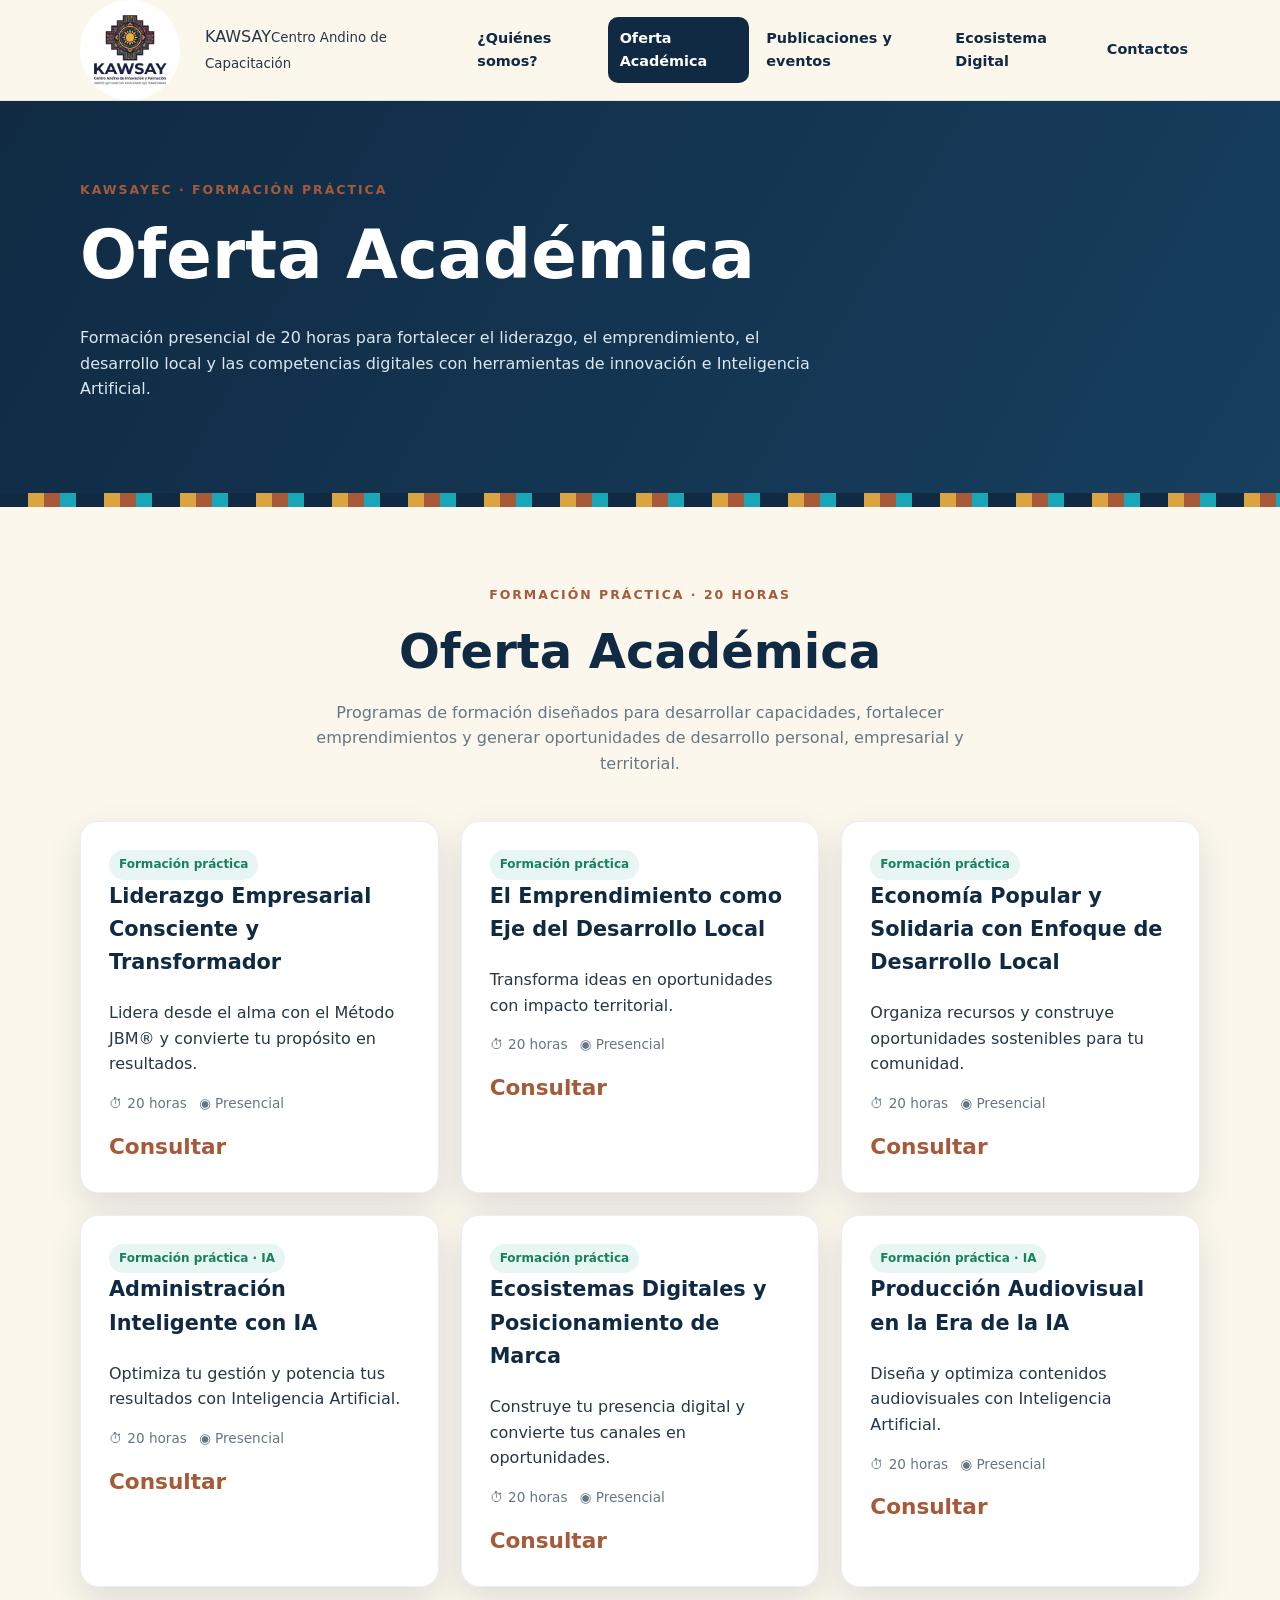
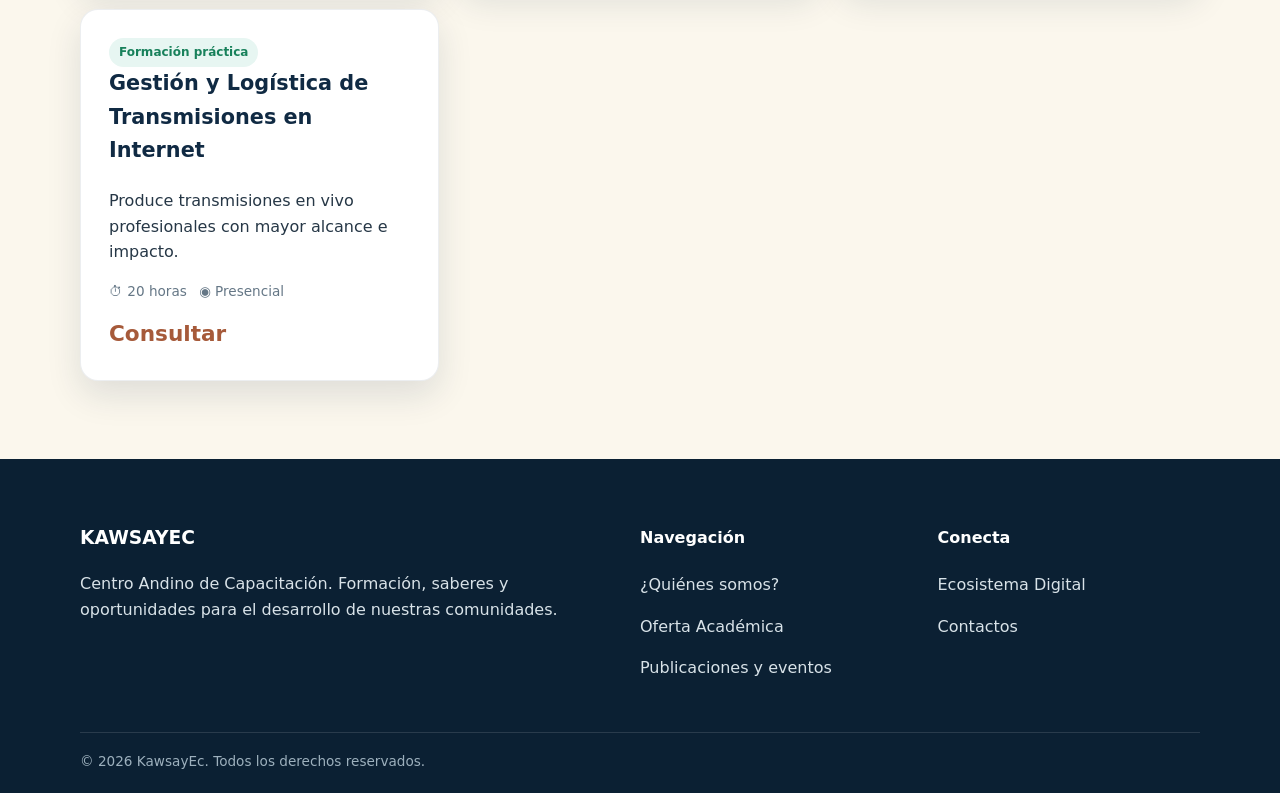
<file: oferta-academica.html>
<!doctype html>
<html lang="es">
  <head>
    <meta charset="UTF-8" />
    <meta name="viewport" content="width=device-width, initial-scale=1.0" />
    <meta
      name="description"
      content="KawsayEc - Centro Andino de Capacitación"
    />
    <title>Oferta Académica | KawsayEc</title>
    <link rel="stylesheet" href="style.css" />
  </head>
  <body>
    <header>
      <nav class="navbar container">
           <a class="logo" href="index.html" aria-label="KawsayEc inicio">
    <span style="display:flex; align-items:center; justify-content:center;
                 width:100px; height:100px;
                 background:white; border-radius:50%;
                 overflow:hidden;">
        <img src="kawsay logo.jpg"
             alt="Logo KawsayEc"
             width="90"
             style="display:block; object-fit:contain;">
    </span>
</a>
          <span>KAWSAY<small>Centro Andino de Capacitación</small></span>
        </a>
        <button class="menu-btn" aria-label="Abrir menú" aria-expanded="false">
          ☰
        </button>
        <ul class="nav-links">
          <li><a href="index.html">¿Quiénes somos?</a></li>
          <li><a href="oferta-academica.html">Oferta Académica</a></li>
          <li>
            <a href="publicaciones-eventos.html">Publicaciones y eventos</a>
          </li>
          <li><a href="ecosistema-digital.html">Ecosistema Digital</a></li>
          <li><a href="contactos.html">Contactos</a></li>
        </ul>
      </nav>
    </header>

    <section class="page-hero">
      <div class="container">
        <span class="eyebrow">KawsayEc · Formación práctica</span>

        <h1>Oferta Académica</h1>

        <p>
          Formación presencial de 20 horas para fortalecer el liderazgo, el
          emprendimiento, el desarrollo local y las competencias digitales con
          herramientas de innovación e Inteligencia Artificial.
        </p>
      </div>
    </section>
    <div class="pattern"></div>

    <section class="section">
      <div class="container">
        <div class="section-title reveal">
          <span class="eyebrow">Formación práctica · 20 horas</span>
          <h2>Oferta Académica</h2>
          <p>
            Programas de formación diseñados para desarrollar capacidades,
            fortalecer emprendimientos y generar oportunidades de desarrollo
            personal, empresarial y territorial.
          </p>
        </div>

        <div class="grid grid-3">
          <!-- Curso 1 -->
          <article class="card course-card reveal">
            <span class="course-tag">Formación práctica</span>

            <h3>Liderazgo Empresarial Consciente y Transformador</h3>

            <p>
              Lidera desde el alma con el Método JBM® y convierte tu propósito
              en resultados.
            </p>

            <div class="course-meta">
              <span>⏱ 20 horas</span>
              <span>◉ Presencial</span>
            </div>

            <div class="price">Consultar</div>
          </article>

          <!-- Curso 2 -->
          <article class="card course-card reveal">
            <span class="course-tag">Formación práctica</span>

            <h3>El Emprendimiento como Eje del Desarrollo Local</h3>

            <p>Transforma ideas en oportunidades con impacto territorial.</p>

            <div class="course-meta">
              <span>⏱ 20 horas</span>
              <span>◉ Presencial</span>
            </div>

            <div class="price">Consultar</div>
          </article>

          <!-- Curso 3 -->
          <article class="card course-card reveal">
            <span class="course-tag">Formación práctica</span>

            <h3>
              Economía Popular y Solidaria con Enfoque de Desarrollo Local
            </h3>

            <p>
              Organiza recursos y construye oportunidades sostenibles para tu
              comunidad.
            </p>

            <div class="course-meta">
              <span>⏱ 20 horas</span>
              <span>◉ Presencial</span>
            </div>

            <div class="price">Consultar</div>
          </article>

          <!-- Curso 4 -->
          <article class="card course-card reveal">
            <span class="course-tag">Formación práctica · IA</span>

            <h3>Administración Inteligente con IA</h3>

            <p>
              Optimiza tu gestión y potencia tus resultados con Inteligencia
              Artificial.
            </p>

            <div class="course-meta">
              <span>⏱ 20 horas</span>
              <span>◉ Presencial</span>
            </div>

            <div class="price">Consultar</div>
          </article>

          <!-- Curso 5 -->
          <article class="card course-card reveal">
            <span class="course-tag">Formación práctica</span>

            <h3>Ecosistemas Digitales y Posicionamiento de Marca</h3>

            <p>
              Construye tu presencia digital y convierte tus canales en
              oportunidades.
            </p>

            <div class="course-meta">
              <span>⏱ 20 horas</span>
              <span>◉ Presencial</span>
            </div>

            <div class="price">Consultar</div>
          </article>

          <!-- Curso 6 -->
          <article class="card course-card reveal">
            <span class="course-tag">Formación práctica · IA</span>

            <h3>Producción Audiovisual en la Era de la IA</h3>

            <p>
              Diseña y optimiza contenidos audiovisuales con Inteligencia
              Artificial.
            </p>

            <div class="course-meta">
              <span>⏱ 20 horas</span>
              <span>◉ Presencial</span>
            </div>

            <div class="price">Consultar</div>
          </article>

          <!-- Curso 7 -->
          <article class="card course-card reveal">
            <span class="course-tag">Formación práctica</span>

            <h3>Gestión y Logística de Transmisiones en Internet</h3>

            <p>
              Produce transmisiones en vivo profesionales con mayor alcance e
              impacto.
            </p>

            <div class="course-meta">
              <span>⏱ 20 horas</span>
              <span>◉ Presencial</span>
            </div>

            <div class="price">Consultar</div>
          </article>
        </div>
      </div>
    </section>

    <footer>
      <div class="container footer-grid">
        <div>
          <h3>KAWSAYEC</h3>
          <p>
            Centro Andino de Capacitación. Formación, saberes y oportunidades
            para el desarrollo de nuestras comunidades.
          </p>
        </div>
        <div>
          <h4>Navegación</h4>
          <p><a href="index.html">¿Quiénes somos?</a></p>
          <p><a href="oferta-academica.html">Oferta Académica</a></p>
          <p>
            <a href="publicaciones-eventos.html">Publicaciones y eventos</a>
          </p>
        </div>
        <div>
          <h4>Conecta</h4>
          <p><a href="ecosistema-digital.html">Ecosistema Digital</a></p>
          <p><a href="contactos.html">Contactos</a></p>
        </div>
      </div>
      <div class="container copyright">
        © <span id="year"></span> KawsayEc. Todos los derechos reservados.
      </div>
    </footer>

    <script src="js.js"></script>
  </body>
</html>
</file>
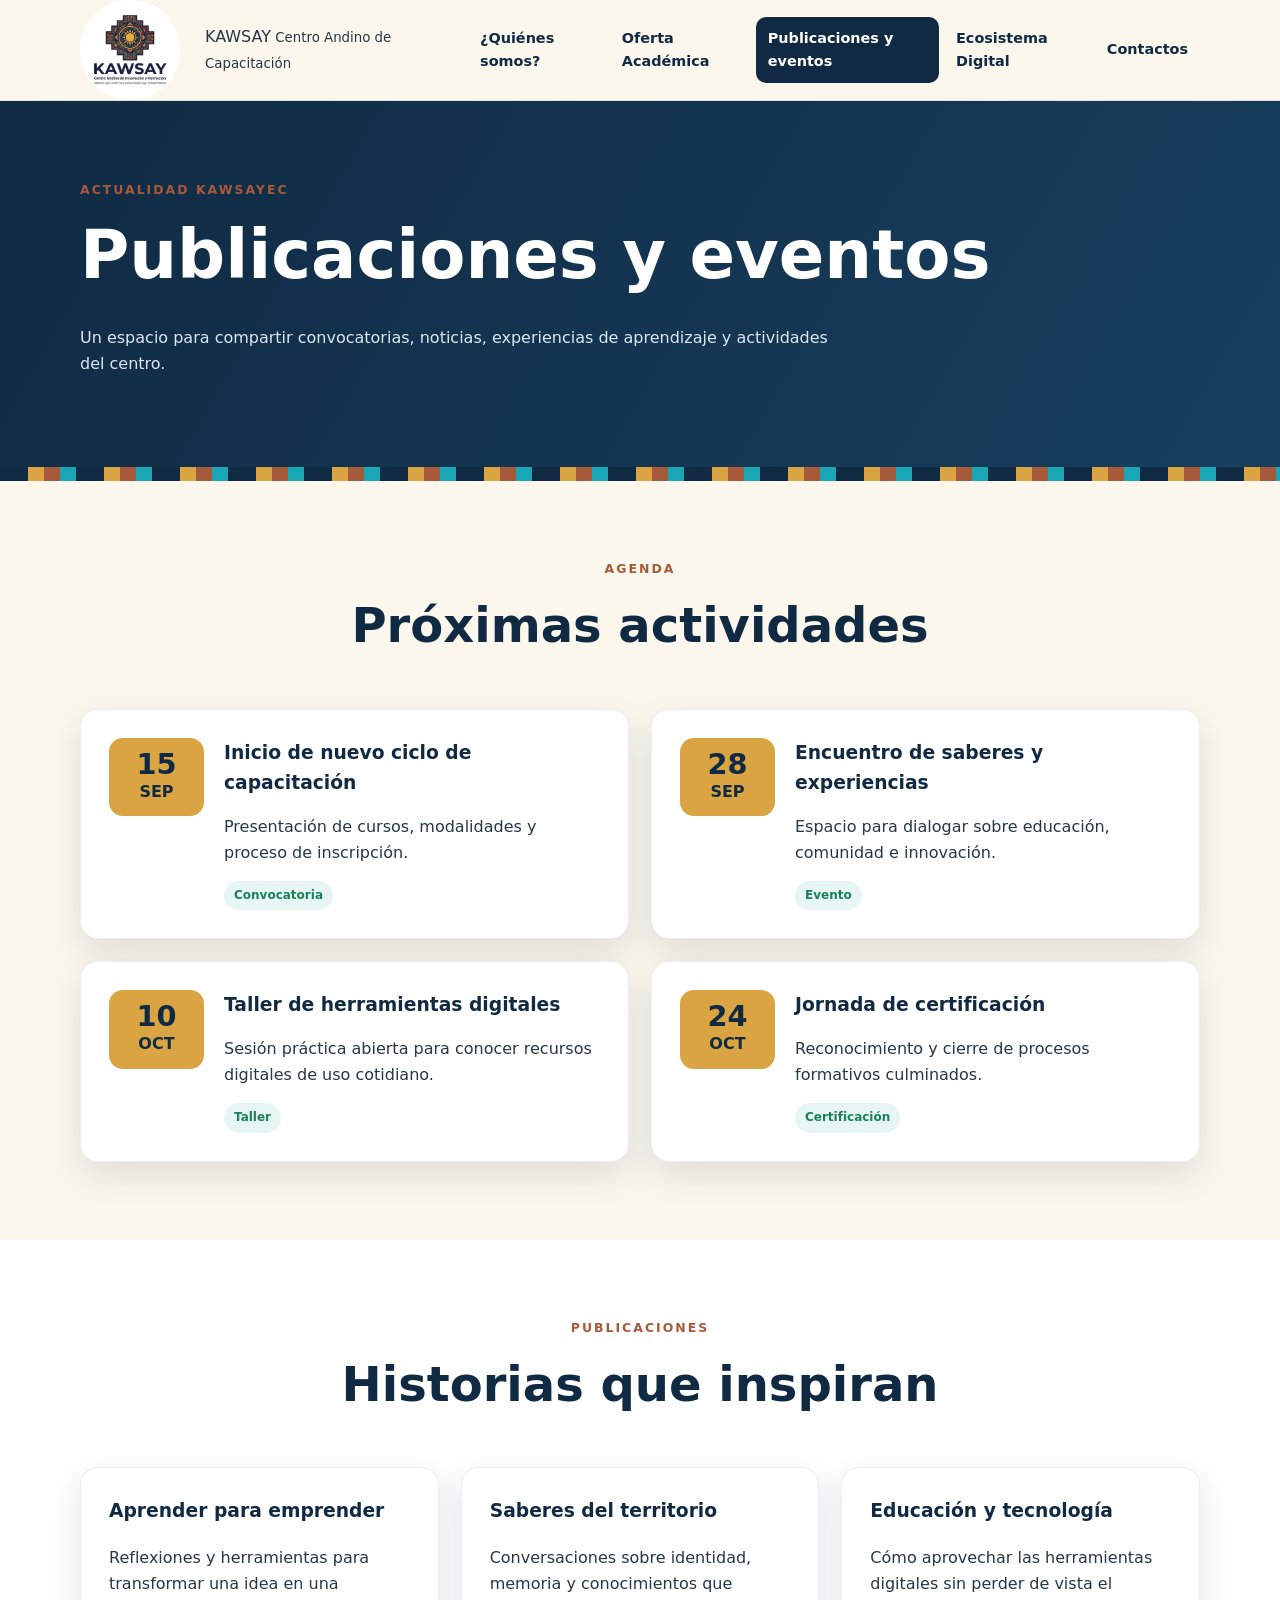
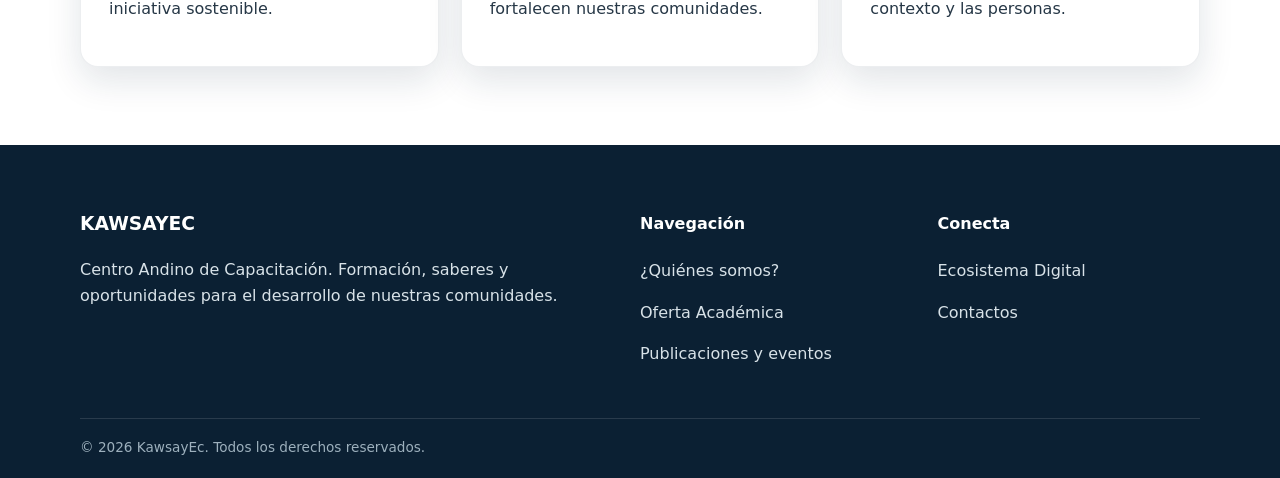
<file: publicaciones-eventos.html>
<!doctype html>
<html lang="es">
  <head>
    <meta charset="UTF-8" />
    <meta name="viewport" content="width=device-width, initial-scale=1.0" />
    <meta
      name="description"
      content="KawsayEc - Centro Andino de Capacitación"
    />
    <title>Publicaciones y eventos | KawsayEc</title>
    <link rel="stylesheet" href="style.css" />
  </head>
  <body>
    <header>
      <nav class="navbar container">
        <a class="logo" href="index.html" aria-label="KawsayEc inicio">
          <span
            style="
              display: flex;
              align-items: center;
              justify-content: center;
              width: 100px;
              height: 100px;
              background: white;
              border-radius: 50%;
              overflow: hidden;
            "
          >
            <img
              src="kawsay logo.jpg"
              alt="Logo KawsayEc"
              width="90"
              style="display: block; object-fit: contain"
            />
          </span>
        </a>
        <span> KAWSAY<small> Centro Andino de Capacitación</small></span>
        <button class="menu-btn" aria-label="Abrir menú" aria-expanded="false">
          ☰
        </button>
        <ul class="nav-links">
          <li><a href="index.html">¿Quiénes somos?</a></li>
          <li><a href="oferta-academica.html">Oferta Académica</a></li>
          <li>
            <a href="publicaciones-eventos.html">Publicaciones y eventos</a>
          </li>
          <li><a href="ecosistema-digital.html">Ecosistema Digital</a></li>
          <li><a href="contactos.html">Contactos</a></li>
        </ul>
      </nav>
    </header>

    <section class="page-hero">
      <div class="container">
        <span class="eyebrow">Actualidad KawsayEc</span>
        <h1>Publicaciones y eventos</h1>
        <p>
          Un espacio para compartir convocatorias, noticias, experiencias de
          aprendizaje y actividades del centro.
        </p>
      </div>
    </section>
    <div class="pattern"></div>

    <section class="section">
      <div class="container">
        <div class="section-title reveal">
          <span class="eyebrow">Agenda</span>
          <h2>Próximas actividades</h2>
        </div>
        <div class="grid grid-2">
          <article class="card event reveal">
            <div class="event-date"><strong>15</strong>SEP</div>
            <div>
              <h3>Inicio de nuevo ciclo de capacitación</h3>
              <p>
                Presentación de cursos, modalidades y proceso de inscripción.
              </p>
              <span class="course-tag">Convocatoria</span>
            </div>
          </article>
          <article class="card event reveal">
            <div class="event-date"><strong>28</strong>SEP</div>
            <div>
              <h3>Encuentro de saberes y experiencias</h3>
              <p>
                Espacio para dialogar sobre educación, comunidad e innovación.
              </p>
              <span class="course-tag">Evento</span>
            </div>
          </article>
          <article class="card event reveal">
            <div class="event-date"><strong>10</strong>OCT</div>
            <div>
              <h3>Taller de herramientas digitales</h3>
              <p>
                Sesión práctica abierta para conocer recursos digitales de uso
                cotidiano.
              </p>
              <span class="course-tag">Taller</span>
            </div>
          </article>
          <article class="card event reveal">
            <div class="event-date"><strong>24</strong>OCT</div>
            <div>
              <h3>Jornada de certificación</h3>
              <p>Reconocimiento y cierre de procesos formativos culminados.</p>
              <span class="course-tag">Certificación</span>
            </div>
          </article>
        </div>
      </div>
    </section>

    <section class="section alt">
      <div class="container">
        <div class="section-title reveal">
          <span class="eyebrow">Publicaciones</span>
          <h2>Historias que inspiran</h2>
        </div>
        <div class="grid grid-3">
          <article class="card reveal">
            <h3>Aprender para emprender</h3>
            <p>
              Reflexiones y herramientas para transformar una idea en una
              iniciativa sostenible.
            </p>
          </article>
          <article class="card reveal">
            <h3>Saberes del territorio</h3>
            <p>
              Conversaciones sobre identidad, memoria y conocimientos que
              fortalecen nuestras comunidades.
            </p>
          </article>
          <article class="card reveal">
            <h3>Educación y tecnología</h3>
            <p>
              Cómo aprovechar las herramientas digitales sin perder de vista el
              contexto y las personas.
            </p>
          </article>
        </div>
      </div>
    </section>

    <footer>
      <div class="container footer-grid">
        <div>
          <h3>KAWSAYEC</h3>
          <p>
            Centro Andino de Capacitación. Formación, saberes y oportunidades
            para el desarrollo de nuestras comunidades.
          </p>
        </div>
        <div>
          <h4>Navegación</h4>
          <p><a href="index.html">¿Quiénes somos?</a></p>
          <p><a href="oferta-academica.html">Oferta Académica</a></p>
          <p>
            <a href="publicaciones-eventos.html">Publicaciones y eventos</a>
          </p>
        </div>
        <div>
          <h4>Conecta</h4>
          <p><a href="ecosistema-digital.html">Ecosistema Digital</a></p>
          <p><a href="contactos.html">Contactos</a></p>
        </div>
      </div>
      <div class="container copyright">
        © <span id="year"></span> KawsayEc. Todos los derechos reservados.
      </div>
    </footer>

    <script src="js.js"></script>
  </body>
</html>
</file>
<file: style.css>
:root{
  --navy:#102a43;
  --navy-2:#173f5f;
  --gold:#d9a441;
  --terracotta:#a65a3a;
  --cyan:#19a7b8;
  --emerald:#18815b;
  --red:#8f3040;
  --cream:#fbf7ed;
  --white:#ffffff;
  --ink:#263746;
  --muted:#657786;
  --shadow:0 14px 35px rgba(16,42,67,.12);
  --radius:18px;
}

*{box-sizing:border-box}
html{scroll-behavior:smooth}
body{
  margin:0;
  font-family:Inter,ui-sans-serif,system-ui,-apple-system,BlinkMacSystemFont,"Segoe UI",sans-serif;
  color:var(--ink);
  background:var(--cream);
  line-height:1.6;
}
a{text-decoration:none;color:inherit}
img{max-width:100%;display:block}

.container{width:min(1120px,92%);margin:auto}

header{
  position:sticky;top:0;z-index:50;
  background:rgba(251,247,237,.96);
  backdrop-filter:blur(10px);
  border-bottom:1px solid rgba(16,42,67,.1);
}
.navbar{min-height:76px;display:flex;align-items:center;justify-content:space-between;gap:25px}
.logo{display:flex;align-items:center;gap:12px;font-weight:900;color:var(--navy);letter-spacing:.05em}
.logo-mark{
  width:46px;height:46px;border-radius:50%;
  display:grid;place-items:center;
  background:var(--navy);color:var(--gold);
  border:4px solid var(--gold);
  font-size:18px;
}
.logo small{display:block;font-size:10px;letter-spacing:.13em;color:var(--terracotta)}
.nav-links{display:flex;align-items:center;gap:5px;list-style:none;padding:0;margin:0}
.nav-links a{
  display:block;padding:10px 12px;border-radius:10px;
  color:var(--navy);font-size:.9rem;font-weight:700;
}
.nav-links a:hover,.nav-links a.active{background:var(--navy);color:var(--white)}
.menu-btn{display:none;background:none;border:0;font-size:28px;color:var(--navy);cursor:pointer}

.hero{
  min-height:600px;display:grid;place-items:center;text-align:center;
  position:relative;overflow:hidden;
  background:
    radial-gradient(circle at 50% 40%, rgba(217,164,65,.18), transparent 22%),
    linear-gradient(135deg,#fdf9ef 0%,#f6ecda 100%);
}
.hero:before,.hero:after{
  content:"";position:absolute;width:260px;height:260px;
  border:22px solid var(--terracotta);opacity:.12;
  transform:rotate(45deg);
}
.hero:before{left:-120px;top:-70px}
.hero:after{right:-120px;bottom:-70px}
.hero-content{position:relative;z-index:2;max-width:850px;padding:80px 0}
.eyebrow{color:var(--terracotta);font-weight:900;letter-spacing:.16em;text-transform:uppercase;font-size:.78rem}
.hero h1{margin:10px 0;color:var(--navy);font-size:clamp(3rem,8vw,6.3rem);line-height:.9;letter-spacing:.03em}
.hero h2{margin:20px 0 10px;color:var(--navy-2);font-size:clamp(1.2rem,3vw,2rem)}
.hero p{max-width:700px;margin:0 auto 28px;color:var(--muted);font-size:1.08rem}
.btns{display:flex;justify-content:center;gap:12px;flex-wrap:wrap}
.btn{
  display:inline-flex;align-items:center;justify-content:center;
  padding:13px 21px;border-radius:999px;font-weight:800;
  border:2px solid var(--navy);transition:.2s ease;
}
.btn-primary{background:var(--navy);color:white}
.btn-primary:hover{background:var(--navy-2);transform:translateY(-2px)}
.btn-outline{color:var(--navy)}
.btn-outline:hover{background:var(--gold);border-color:var(--gold)}

.pattern{
  height:14px;
  background:repeating-linear-gradient(90deg,var(--navy) 0 28px,var(--gold) 28px 44px,var(--terracotta) 44px 60px,var(--cyan) 60px 76px);
}

.section{padding:78px 0}
.section.alt{background:white}
.section-title{text-align:center;margin-bottom:45px}
.section-title .eyebrow{display:block;margin-bottom:8px}
.section-title h2{margin:0;color:var(--navy);font-size:clamp(2rem,4vw,3rem)}
.section-title p{max-width:700px;margin:10px auto;color:var(--muted)}

.grid{display:grid;gap:22px}
.grid-3{grid-template-columns:repeat(3,1fr)}
.grid-2{grid-template-columns:repeat(2,1fr)}

.card{
  background:white;border:1px solid rgba(16,42,67,.08);
  border-radius:var(--radius);padding:28px;box-shadow:var(--shadow)
}
.card h3{margin-top:0;color:var(--navy)}
.icon{
  width:52px;height:52px;border-radius:14px;display:grid;place-items:center;
  background:#eef7f5;color:var(--emerald);font-size:24px;margin-bottom:16px;
}
.card.gold .icon{background:#fbf1d7;color:#a97509}
.card.cyan .icon{background:#e3f6f8;color:#087d8c}
.card.red .icon{background:#f8e8eb;color:var(--red)}

.stats{display:grid;grid-template-columns:repeat(4,1fr);gap:15px;margin-top:30px}
.stat{padding:22px;text-align:center;border-radius:15px;background:var(--navy);color:white}
.stat strong{display:block;font-size:2rem;color:var(--gold)}
.stat span{font-size:.85rem;opacity:.85}

.page-hero{padding:75px 0;background:linear-gradient(120deg,var(--navy),var(--navy-2));color:white}
.page-hero h1{font-size:clamp(2.4rem,6vw,4.2rem);margin:0}
.page-hero p{max-width:760px;color:#dce7ee}

.course-card{position:relative;overflow:hidden}
.course-tag{
  display:inline-block;padding:5px 10px;border-radius:999px;
  background:#e7f6f2;color:var(--emerald);font-size:.75rem;font-weight:900
}
.course-card h3{font-size:1.3rem}
.course-meta{display:flex;gap:12px;flex-wrap:wrap;color:var(--muted);font-size:.85rem;margin:15px 0}
.price{font-size:1.35rem;font-weight:900;color:var(--terracotta)}

.event{display:grid;grid-template-columns:95px 1fr;gap:20px;align-items:start}
.event-date{background:var(--gold);color:var(--navy);border-radius:14px;text-align:center;padding:12px;font-weight:900}
.event-date strong{display:block;font-size:1.8rem;line-height:1}
.event h3{margin:0;color:var(--navy)}

.digital{
  min-height:170px;display:flex;flex-direction:column;justify-content:space-between;
  background:var(--navy);color:white;border-radius:20px;padding:28px;
  position:relative;overflow:hidden
}
.digital:after{content:"✦";position:absolute;right:20px;top:8px;font-size:100px;color:rgba(217,164,65,.12)}
.digital h3{margin:0;color:white;position:relative;z-index:1}
.digital p{color:#c9d8e1;position:relative;z-index:1}
.digital a{color:var(--gold);font-weight:900;position:relative;z-index:1}

.contact-box{background:var(--navy);color:white;border-radius:24px;padding:40px}
.contact-box h2{color:white}
.contact-item{display:flex;gap:15px;align-items:flex-start;margin:20px 0}
.contact-item b{color:var(--gold);display:block}

form{display:grid;gap:14px}
input,textarea,select{
  width:100%;padding:14px 15px;border-radius:12px;
  border:1px solid #d7dfe5;background:white;font:inherit;color:var(--ink)
}
textarea{min-height:140px;resize:vertical}
input:focus,textarea:focus,select:focus{outline:3px solid rgba(25,167,184,.18);border-color:var(--cyan)}

footer{background:#0b2033;color:#d8e2e8;padding:45px 0 20px}
.footer-grid{display:grid;grid-template-columns:2fr 1fr 1fr;gap:35px}
footer h3,footer h4{color:white}
footer a:hover{color:var(--gold)}
.copyright{margin-top:35px;padding-top:18px;border-top:1px solid rgba(255,255,255,.12);font-size:.85rem;color:#9db0bd}

.reveal{opacity:0;transform:translateY(18px);transition:.6s ease}
.reveal.show{opacity:1;transform:none}

@media(max-width:900px){
  .menu-btn{display:block}
  .nav-links{
    position:absolute;left:4%;right:4%;top:70px;
    display:none;flex-direction:column;align-items:stretch;
    background:var(--cream);padding:10px;border:1px solid #ddd;border-radius:16px;box-shadow:var(--shadow)
  }
  .nav-links.open{display:flex}
  .grid-3{grid-template-columns:1fr 1fr}
  .footer-grid{grid-template-columns:1fr 1fr}
}
@media(max-width:620px){
  .grid-3,.grid-2,.stats,.footer-grid{grid-template-columns:1fr}
  .hero{min-height:520px}
  .section{padding:58px 0}
  .event{grid-template-columns:72px 1fr}
}
</file>
